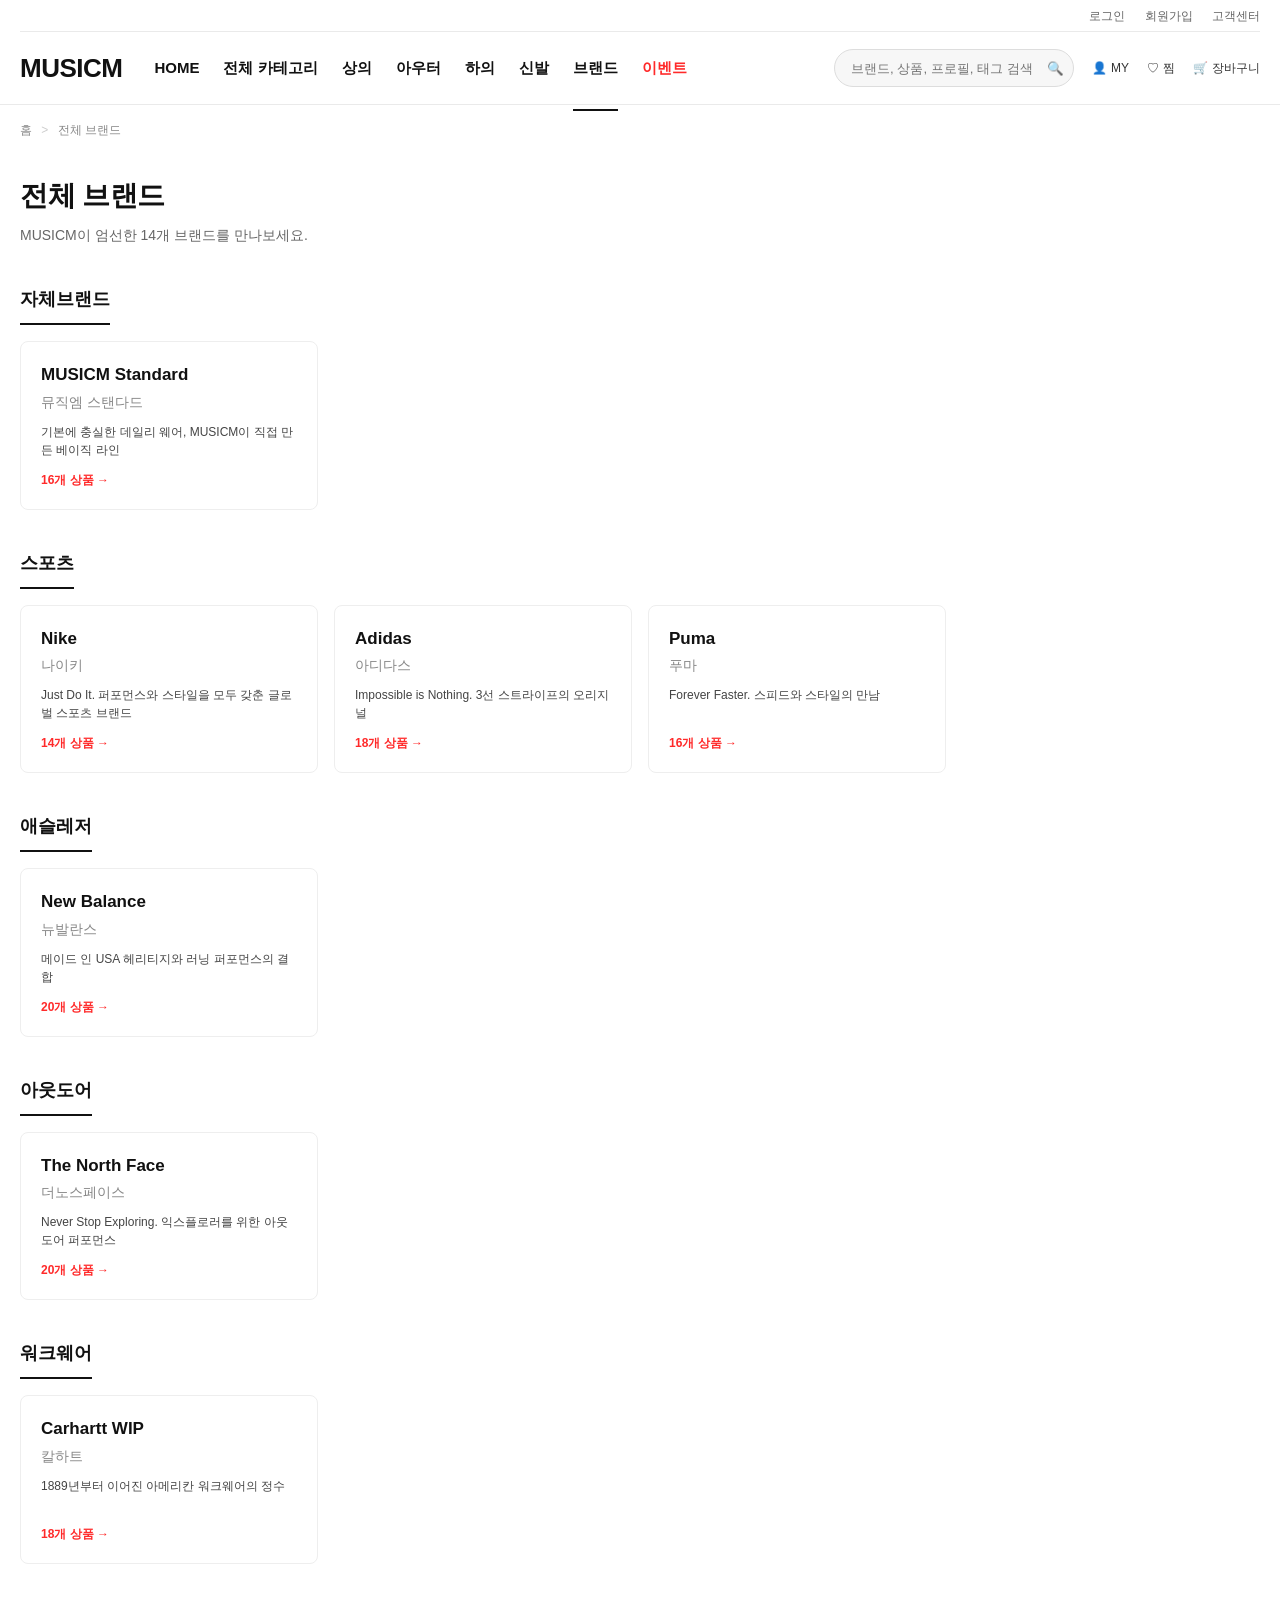
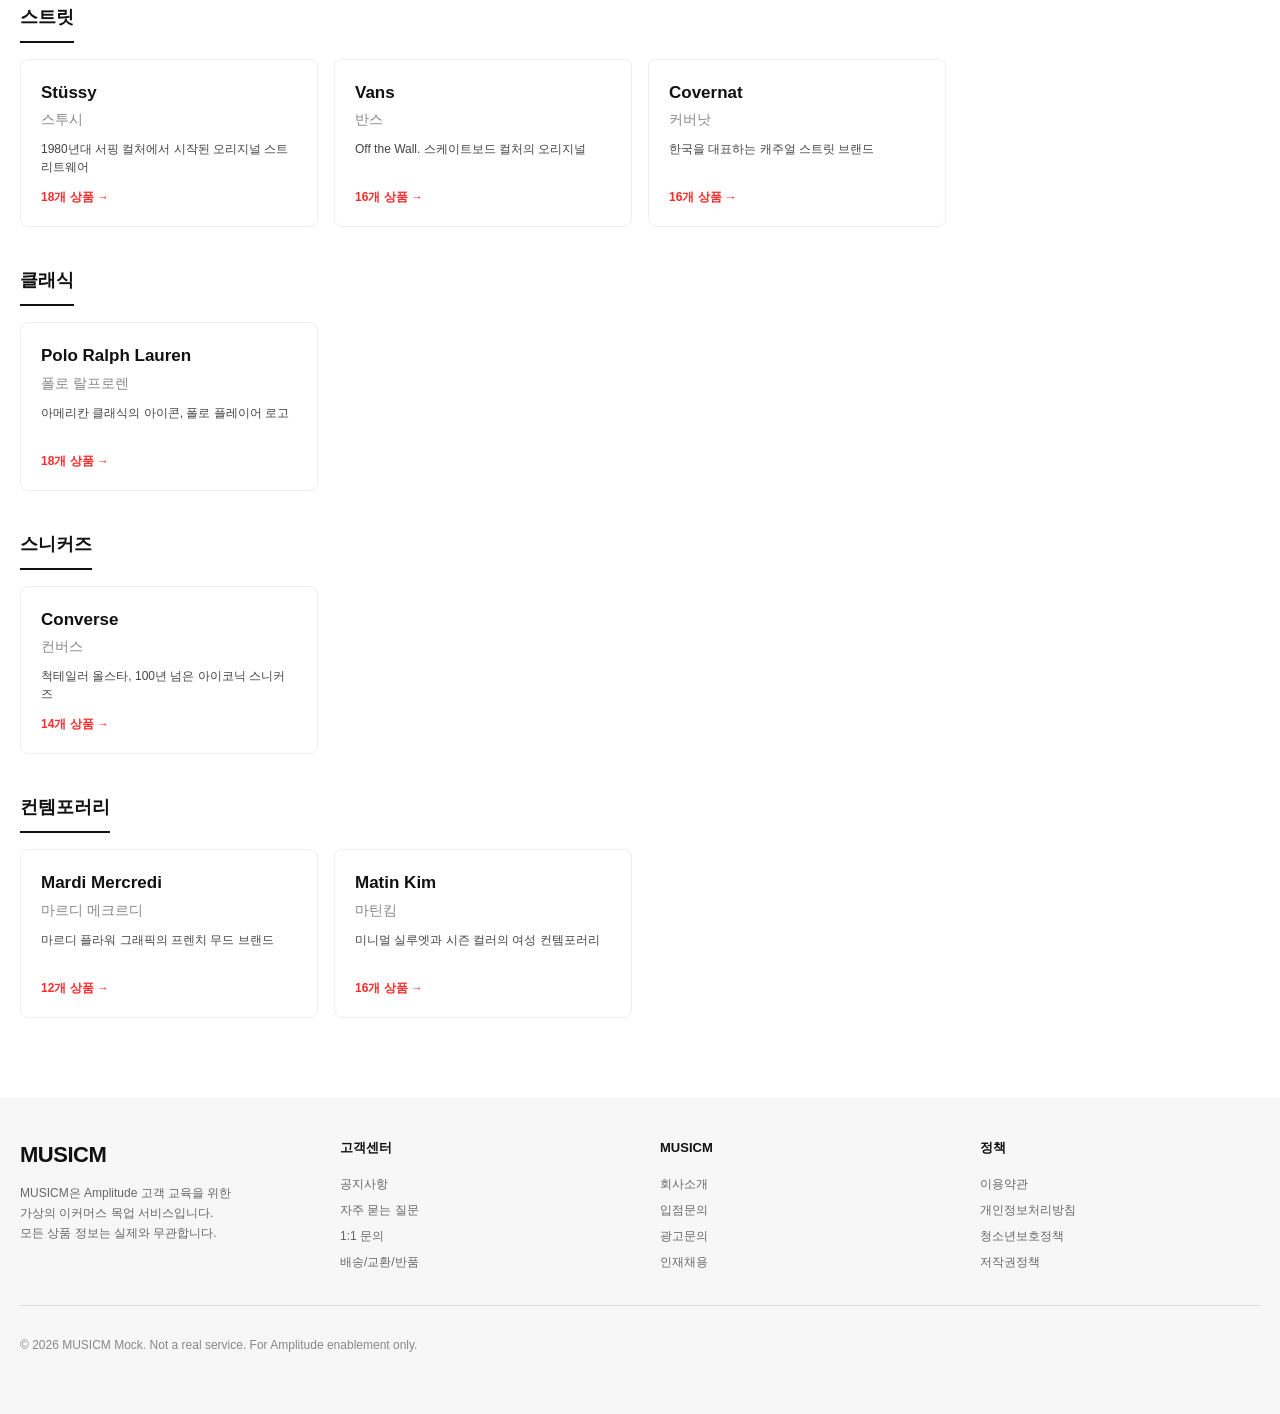
<file: brand.html>
<!doctype html>
<html lang="ko">
<head>
  <meta charset="utf-8"/>
  <meta name="viewport" content="width=device-width, initial-scale=1"/>
  <title>브랜드 · MUSICM</title>
  <link rel="stylesheet" href="css/style.css"/>
  <script src="js/purify.min.js"></script>
  <script src="js/amplitude-config.js"></script>
  <script type="module" src="js/amplitude.js"></script>
</head>
<body>
  <header class="site-header"></header>

  <main>
    <div class="container-wide">
      <div id="view"></div>
    </div>
  </main>

  <footer class="site-footer"></footer>

  <script>window.__navActive = 'brand';</script>
  <script src="js/data.js"></script>
  <script src="js/common.js"></script>
  <script>
    const brandId = getQS('id');
    const view = document.getElementById('view');

    if (brandId && BRAND_MAP[brandId]) {
      const b = BRAND_MAP[brandId];
      const products = getProductsByBrand(brandId);
      const html = `
        <nav class="breadcrumb">
          <span><a href="index.html">홈</a></span>
          <span><a href="brand.html">브랜드</a></span>
          <span>${esc(b.name)}</span>
        </nav>
        <div class="campaign-hero" style="height:280px;">
          <img src="${esc(b.hero)}" alt="${esc(b.name)}"/>
          <div class="overlay">
            <div style="font-size:12px; letter-spacing:2px; opacity:0.9;">${esc(b.tag)}</div>
            <h1>${esc(b.name)}</h1>
            <p class="tag">${esc(b.desc)}</p>
          </div>
        </div>
        <div style="display:flex; justify-content:space-between; align-items:center; margin:20px 0;">
          <div class="muted">총 ${products.length}개 상품</div>
          <a href="brand.html" style="font-size:13px;">← 전체 브랜드</a>
        </div>
        <div class="product-grid" id="brandGrid"></div>
      `;
      setSafeHTML(view, html);
      setSafeHTML(document.getElementById('brandGrid'), products.map(productCardHTML).join(''));

      AMP.track('[Brand] Brand Page Viewed', {
        brand_id: b.id, brand_name: b.name, product_count: products.length,
      });
      document.getElementById('brandGrid').addEventListener('click', (e) => {
        const card = e.target.closest('.product-card');
        if (!card) return;
        const m = (card.getAttribute('href') || '').match(/id=(\d+)/);
        if (!m) return;
        AMP.track('[Brand] Product Clicked', {
          product_id: Number(m[1]), brand_id: b.id, brand_name: b.name,
        });
      });
    } else {
      // Brand list
      const grouped = {};
      BRANDS.forEach(b => {
        if (!grouped[b.tag]) grouped[b.tag] = [];
        grouped[b.tag].push(b);
      });
      let html = `
        <nav class="breadcrumb">
          <span><a href="index.html">홈</a></span>
          <span>전체 브랜드</span>
        </nav>
        <h1 class="page-title">전체 브랜드</h1>
        <p class="page-sub">MUSICM이 엄선한 ${BRANDS.length}개 브랜드를 만나보세요.</p>
      `;
      Object.entries(grouped).forEach(([tag, brands]) => {
        html += `
          <section style="margin: 40px 0;">
            <h3 style="font-size:18px; font-weight:800; margin:0 0 16px; padding-bottom:10px; border-bottom:2px solid #111; display:inline-block;">${esc(tag)}</h3>
            <div style="display:grid; grid-template-columns:repeat(4,1fr); gap:16px;">
              ${brands.map(b => {
                const cnt = getProductsByBrand(b.id).length;
                return `
                  <a href="brand.html?id=${esc(b.id)}" style="border:1px solid #eee; border-radius:8px; padding:20px; display:block; transition:.15s;" onmouseover="this.style.borderColor='#111'" onmouseout="this.style.borderColor='#eee'">
                    <div style="font-weight:800; font-size:17px;">${esc(b.name)}</div>
                    <div class="muted" style="margin:4px 0 10px;">${esc(b.nameKr)}</div>
                    <div style="font-size:12px; color:#444; line-height:1.5; height:3em; overflow:hidden;">${esc(b.desc)}</div>
                    <div style="margin-top:12px; font-size:12px; color:#ff2a2a; font-weight:700;">${cnt}개 상품 →</div>
                  </a>
                `;
              }).join('')}
            </div>
          </section>
        `;
      });
      setSafeHTML(view, html);
      AMP.track('[Brand] Brand List Viewed', { brand_count: BRANDS.length });
    }
  </script>
</body>
</html>
</file>
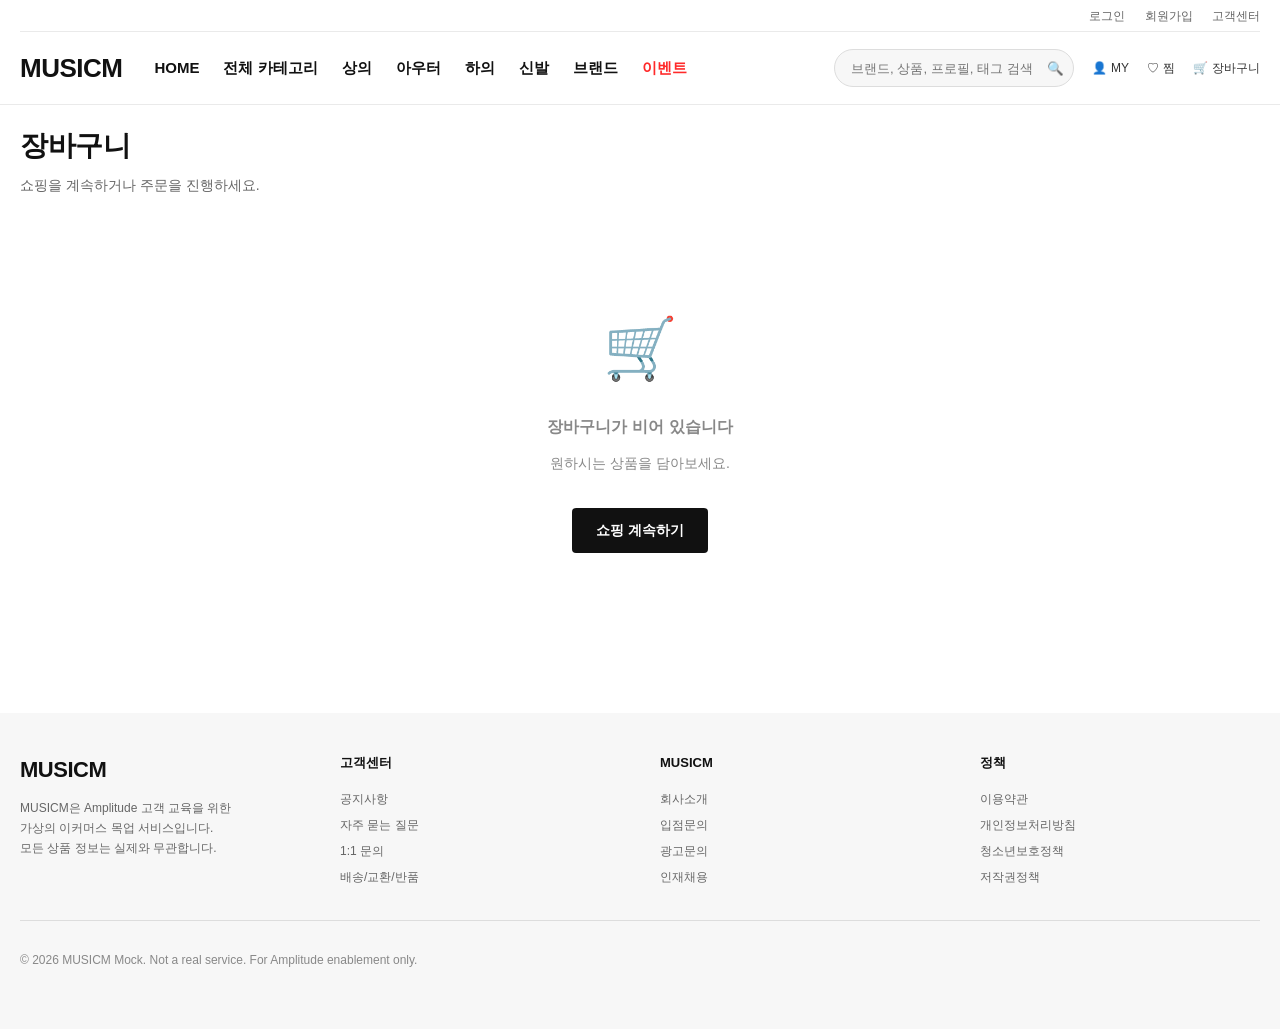
<file: cart.html>
<!doctype html>
<html lang="ko">
<head>
  <meta charset="utf-8"/>
  <meta name="viewport" content="width=device-width, initial-scale=1"/>
  <title>장바구니 · MUSICM</title>
  <link rel="stylesheet" href="css/style.css"/>
  <script src="js/purify.min.js"></script>
  <script src="js/amplitude-config.js"></script>
  <script type="module" src="js/amplitude.js"></script>
</head>
<body>
  <header class="site-header"></header>

  <main>
    <div class="container">
      <h1 class="page-title">장바구니</h1>
      <p class="page-sub" id="cartSub">쇼핑을 계속하거나 주문을 진행하세요.</p>
      <div id="cartView"></div>
    </div>
  </main>

  <footer class="site-footer"></footer>

  <script src="js/data.js"></script>
  <script src="js/common.js"></script>
  <script>
    function render() {
      const items = MUSICM.getCart();
      const view = document.getElementById('cartView');
      if (items.length === 0) {
        setSafeHTML(view, `
          <div class="empty">
            <div style="font-size:60px;">🛒</div>
            <h3 style="margin:20px 0 10px;">장바구니가 비어 있습니다</h3>
            <p class="muted">원하시는 상품을 담아보세요.</p>
            <a href="index.html" class="btn btn-primary" style="margin-top:20px;">쇼핑 계속하기</a>
          </div>
        `);
        return;
      }

      const subtotal = MUSICM.cartTotal();
      const shipping = subtotal >= 30000 ? 0 : 3000;
      const total = subtotal + shipping;

      document.getElementById('cartSub').textContent = `총 ${items.length}개 상품`;

      const itemsHTML = items.map(it => {
        const p = getProduct(it.productId);
        if (!p) return '';
        const price = (p.salePrice || p.price) * it.qty;
        return `
          <div class="cart-item">
            <a href="product.html?id=${esc(p.id)}"><img src="${esc(p.image)}" alt="${esc(p.name)}"/></a>
            <div>
              <div class="cart-brand">${esc(getBrand(p.brandId).name)}</div>
              <a href="product.html?id=${esc(p.id)}" class="cart-name">${esc(p.name)}</a>
              <div class="cart-opts">${esc(it.color || '')}${it.size ? ` / ${esc(it.size)}` : ''}</div>
              <div class="qty">
                <button data-key="${esc(it.key)}" data-act="minus">−</button>
                <input value="${it.qty}" data-key="${esc(it.key)}" type="number" min="1"/>
                <button data-key="${esc(it.key)}" data-act="plus">+</button>
              </div>
            </div>
            <div>
              <div class="cart-price">${formatPrice(price)}</div>
              <button class="remove" data-remove="${esc(it.key)}">× 삭제</button>
            </div>
          </div>
        `;
      }).join('');

      const html = `
        <div class="cart-grid">
          <div>${itemsHTML}</div>
          <aside class="cart-summary">
            <h4>주문 요약</h4>
            <div class="row"><span>상품금액</span><span>${formatPrice(subtotal)}</span></div>
            <div class="row"><span>배송비</span><span>${shipping === 0 ? '무료' : formatPrice(shipping)}</span></div>
            ${shipping === 0 ? '' : `<div class="row muted"><span>무료배송까지</span><span>${formatPrice(30000-subtotal)}</span></div>`}
            <div class="row total"><span>최종 결제금액</span><span style="color:#ff2a2a;">${formatPrice(total)}</span></div>
            <button class="btn btn-primary btn-block btn-lg" id="btnCheckout" style="margin-top:20px;">주문하기</button>
            <a href="index.html" class="btn btn-outline btn-block" style="margin-top:8px;">쇼핑 계속하기</a>
          </aside>
        </div>
      `;
      setSafeHTML(view, html);

      document.querySelectorAll('[data-remove]').forEach(b => b.onclick = () => {
        const it = MUSICM.getCart().find(i => i.key === b.dataset.remove);
        AMP.track('[Cart] Item Removed', { product_id: it?.productId, size: it?.size, color: it?.color });
        MUSICM.removeFromCart(b.dataset.remove); render();
      });
      document.querySelectorAll('.qty button').forEach(b => b.onclick = () => {
        const items = MUSICM.getCart();
        const it = items.find(i => i.key === b.dataset.key);
        if (!it) return;
        const newQty = b.dataset.act === 'minus' ? it.qty - 1 : it.qty + 1;
        MUSICM.updateQty(it.key, newQty); render();
        AMP.track('[Cart] Quantity Updated', { product_id: it.productId, qty: Math.max(1,newQty), direction: b.dataset.act });
      });
      document.querySelectorAll('.qty input').forEach(inp => inp.onchange = () => {
        MUSICM.updateQty(inp.dataset.key, Number(inp.value)); render();
      });
      document.getElementById('btnCheckout').onclick = () => {
        AMP.track('[Cart] Checkout Clicked', { item_count: MUSICM.getCart().length, total: MUSICM.cartTotal() });
        location.href = 'checkout.html';
      };
    }

    render();
    AMP.track('[Cart] Cart Viewed', { item_count: MUSICM.getCart().length, total: MUSICM.cartTotal() });
  </script>
</body>
</html>
</file>
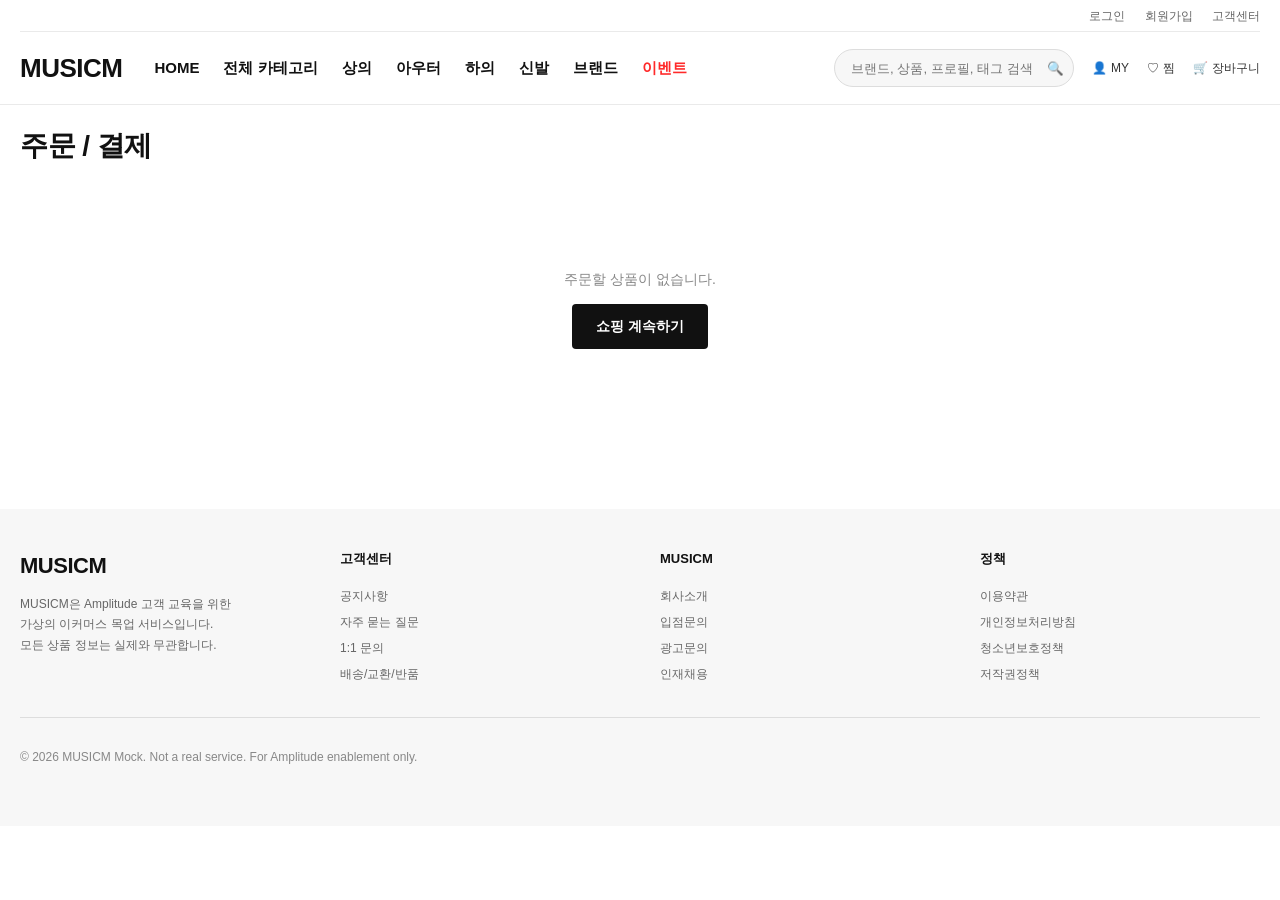
<file: checkout.html>
<!doctype html>
<html lang="ko">
<head>
  <meta charset="utf-8"/>
  <meta name="viewport" content="width=device-width, initial-scale=1"/>
  <title>주문/결제 · MUSICM</title>
  <link rel="stylesheet" href="css/style.css"/>
  <script src="js/purify.min.js"></script>
  <script src="js/amplitude-config.js"></script>
  <script type="module" src="js/amplitude.js"></script>
</head>
<body>
  <header class="site-header"></header>

  <main>
    <div class="container">
      <h1 class="page-title">주문 / 결제</h1>
      <div id="view"></div>
    </div>
  </main>

  <footer class="site-footer"></footer>

  <script src="js/data.js"></script>
  <script src="js/common.js"></script>
  <script>
    const items = MUSICM.getCart();
    const view = document.getElementById('view');
    const user = MUSICM.getUser();

    if (items.length === 0) {
      setSafeHTML(view, `
        <div class="empty">
          <p>주문할 상품이 없습니다.</p>
          <a href="index.html" class="btn btn-primary">쇼핑 계속하기</a>
        </div>
      `);
    } else {
      const subtotal = MUSICM.cartTotal();
      const shipping = subtotal >= 30000 ? 0 : 3000;
      const total = subtotal + shipping;

      const itemsHTML = items.map(it => {
        const p = getProduct(it.productId);
        if (!p) return '';
        return `
          <div style="display:flex; gap:12px; padding:10px 0; border-bottom:1px solid #f0f0f0;">
            <img src="${esc(p.image)}" style="width:60px; aspect-ratio:5/6; object-fit:cover; border-radius:4px;"/>
            <div style="flex:1; font-size:12px;">
              <div style="font-weight:700;">${esc(getBrand(p.brandId).name)}</div>
              <div>${esc(p.name)}</div>
              <div class="muted">${esc(it.color || '')}${it.size ? ` / ${esc(it.size)}` : ''} · ${it.qty}개</div>
            </div>
            <div style="font-weight:700; font-size:13px;">${formatPrice((p.salePrice || p.price) * it.qty)}</div>
          </div>
        `;
      }).join('');

      const html = `
        <div class="checkout-grid">
          <div>
            <section class="checkout-section">
              <h3>주문자 정보</h3>
              <div class="form-group"><label>이름</label><input class="form-control" id="orderName" value="${esc(user?.name || '')}"/></div>
              <div class="form-group"><label>연락처</label><input class="form-control" id="orderPhone" placeholder="010-0000-0000"/></div>
              <div class="form-group"><label>이메일</label><input class="form-control" id="orderEmail" value="${esc(user?.email || '')}"/></div>
            </section>

            <section class="checkout-section">
              <h3>배송지 정보</h3>
              <div class="form-group"><label>받는 사람</label><input class="form-control" id="shipName"/></div>
              <div class="form-group"><label>우편번호</label>
                <div style="display:flex; gap:8px;">
                  <input class="form-control" id="shipZip" style="width:160px;" placeholder="12345"/>
                  <button class="btn btn-outline" type="button" onclick="toast('주소 검색 (목업)')">주소 검색</button>
                </div>
              </div>
              <div class="form-group"><label>기본 주소</label><input class="form-control" id="shipAddr1" placeholder="기본 주소"/></div>
              <div class="form-group"><label>상세 주소</label><input class="form-control" id="shipAddr2" placeholder="상세 주소"/></div>
              <div class="form-group"><label>배송 요청사항</label>
                <select class="form-control" id="shipMemo">
                  <option>문 앞에 두고 초인종 눌러주세요</option>
                  <option>문 앞에 두고 연락 주세요</option>
                  <option>택배함에 넣어주세요</option>
                  <option>배송 전 연락 바랍니다</option>
                </select>
              </div>
            </section>

            <section class="checkout-section">
              <h3>결제 수단</h3>
              <div style="display:grid; grid-template-columns:repeat(4,1fr); gap:8px;">
                <label class="btn btn-outline" style="justify-content:center; cursor:pointer;"><input type="radio" name="pay" value="card" checked style="display:none;"/>💳 신용카드</label>
                <label class="btn btn-outline" style="justify-content:center; cursor:pointer;"><input type="radio" name="pay" value="bank" style="display:none;"/>🏦 계좌이체</label>
                <label class="btn btn-outline" style="justify-content:center; cursor:pointer;"><input type="radio" name="pay" value="vbank" style="display:none;"/>📃 가상계좌</label>
                <label class="btn btn-outline" style="justify-content:center; cursor:pointer;"><input type="radio" name="pay" value="kakao" style="display:none;"/>💬 카카오페이</label>
              </div>
              <div class="form-group" style="margin-top:16px;">
                <label>쿠폰 사용</label>
                <select class="form-control" id="couponSel">
                  <option value="0">쿠폰을 선택해주세요</option>
                  <option value="5000">[신규 가입] 5,000원 할인</option>
                  <option value="10000">[Brand Week] 10,000원 할인</option>
                  <option value="20000">[시즌오프] 20,000원 할인</option>
                </select>
              </div>
            </section>
          </div>

          <aside>
            <div class="cart-summary" style="position:sticky; top:100px;">
              <h4>주문 상품 (${items.length})</h4>
              <div style="max-height:260px; overflow:auto;">${itemsHTML}</div>
              <div class="divider"></div>
              <div class="row"><span>상품금액</span><span id="sumSubtotal">${formatPrice(subtotal)}</span></div>
              <div class="row"><span>쿠폰할인</span><span id="sumCoupon">- 0원</span></div>
              <div class="row"><span>배송비</span><span>${shipping === 0 ? '무료' : formatPrice(shipping)}</span></div>
              <div class="row total"><span>최종 결제금액</span><span id="sumTotal" style="color:#ff2a2a;">${formatPrice(total)}</span></div>
              <button class="btn btn-primary btn-block btn-lg" id="btnPay" style="margin-top:20px;">${formatPrice(total)} 결제하기</button>
              <p class="muted" style="font-size:11px; margin-top:10px; line-height:1.5;">결제 진행 시 이용약관 및 개인정보 수집·이용에 동의하는 것으로 간주됩니다.</p>
            </div>
          </aside>
        </div>
      `;
      setSafeHTML(view, html);

      AMP.track('[Checkout] Checkout Viewed', { item_count: items.length, subtotal, shipping });

      const couponSel = document.getElementById('couponSel');
      couponSel.onchange = () => {
        const disc = Number(couponSel.value);
        document.getElementById('sumCoupon').textContent = '- ' + formatPrice(disc);
        const newTotal = Math.max(0, subtotal + shipping - disc);
        document.getElementById('sumTotal').textContent = formatPrice(newTotal);
        document.getElementById('btnPay').textContent = formatPrice(newTotal) + ' 결제하기';
        AMP.track('[Checkout] Coupon Applied', { coupon_value: disc });
      };
      document.querySelectorAll('input[name="pay"]').forEach(r => r.addEventListener('change', (e) => {
        AMP.track('[Checkout] Payment Method Selected', { method: e.target.value });
      }));

      document.getElementById('btnPay').onclick = () => {
        const name = document.getElementById('orderName').value.trim();
        const phone = document.getElementById('orderPhone').value.trim();
        const shipName = document.getElementById('shipName').value.trim();
        if (!name || !phone || !shipName) { toast('필수 정보를 입력해주세요'); return; }

        const disc = Number(couponSel.value);
        const finalTotal = Math.max(0, subtotal + shipping - disc);

        const order = {
          id: 'MM' + Date.now(),
          date: new Date().toISOString(),
          items: items.map(it => {
            const p = getProduct(it.productId);
            return { ...it, name: p.name, brand: getBrand(p.brandId).name, image: p.image, unitPrice: p.salePrice || p.price };
          }),
          subtotal, shipping, coupon: disc, total: finalTotal,
          name, phone, shipName,
          status: '결제완료',
        };
        MUSICM.addOrder(order);
        MUSICM.clearCart();
        AMP.track('[Checkout] Payment Completed', {
          order_id: order.id, total: order.total, subtotal: order.subtotal, shipping: order.shipping,
          coupon: order.coupon, item_count: order.items.length,
          brands: [...new Set(order.items.map(it => it.brand))],
        });
        location.href = 'checkout.html?complete=' + order.id;
      };
    }

    // Order complete screen
    const completeId = getQS('complete');
    if (completeId) {
      const orders = MUSICM.getOrders();
      const order = orders.find(o => o.id === completeId);
      if (order) {
        const itemsHTML = order.items.map(it => `
          <div style="display:flex; gap:12px; padding:10px 0; border-bottom:1px solid #f0f0f0;">
            <img src="${esc(it.image)}" style="width:60px; aspect-ratio:5/6; object-fit:cover; border-radius:4px;"/>
            <div style="flex:1; font-size:12px;">
              <div style="font-weight:700;">${esc(it.brand)}</div>
              <div>${esc(it.name)}</div>
              <div class="muted">${esc(it.color || '')}${it.size ? ` / ${esc(it.size)}` : ''} · ${it.qty}개</div>
            </div>
            <div style="font-weight:700;">${formatPrice(it.unitPrice * it.qty)}</div>
          </div>
        `).join('');
        setSafeHTML(view, `
          <div style="text-align:center; padding:40px 0;">
            <div style="font-size:64px;">✅</div>
            <h2 style="font-size:28px; font-weight:900; margin:16px 0 8px;">주문이 완료되었습니다</h2>
            <p class="muted">주문번호: ${esc(order.id)}</p>
          </div>
          <div style="max-width:540px; margin:0 auto; background:#f7f7f7; border-radius:8px; padding:28px;">
            <h4 style="margin:0 0 16px;">주문 내역</h4>
            ${itemsHTML}
            <div class="divider"></div>
            <div class="row" style="display:flex; justify-content:space-between; padding:6px 0;"><span>상품금액</span><span>${formatPrice(order.subtotal)}</span></div>
            <div class="row" style="display:flex; justify-content:space-between; padding:6px 0;"><span>배송비</span><span>${order.shipping === 0 ? '무료' : formatPrice(order.shipping)}</span></div>
            <div class="row" style="display:flex; justify-content:space-between; padding:6px 0;"><span>쿠폰</span><span>- ${formatPrice(order.coupon)}</span></div>
            <div style="display:flex; justify-content:space-between; padding:12px 0; border-top:1px solid #ddd; margin-top:8px; font-weight:900; font-size:18px;"><span>결제 금액</span><span style="color:#ff2a2a;">${formatPrice(order.total)}</span></div>
            <div style="display:flex; gap:8px; margin-top:20px;">
              <a href="mypage.html?tab=orders" class="btn btn-primary" style="flex:1;">주문 내역 보기</a>
              <a href="index.html" class="btn btn-outline" style="flex:1;">쇼핑 계속하기</a>
            </div>
          </div>
        `);
        AMP.track('[Checkout] Order Complete Viewed', { order_id: order.id, total: order.total });
      }
    }
  </script>
</body>
</html>
</file>
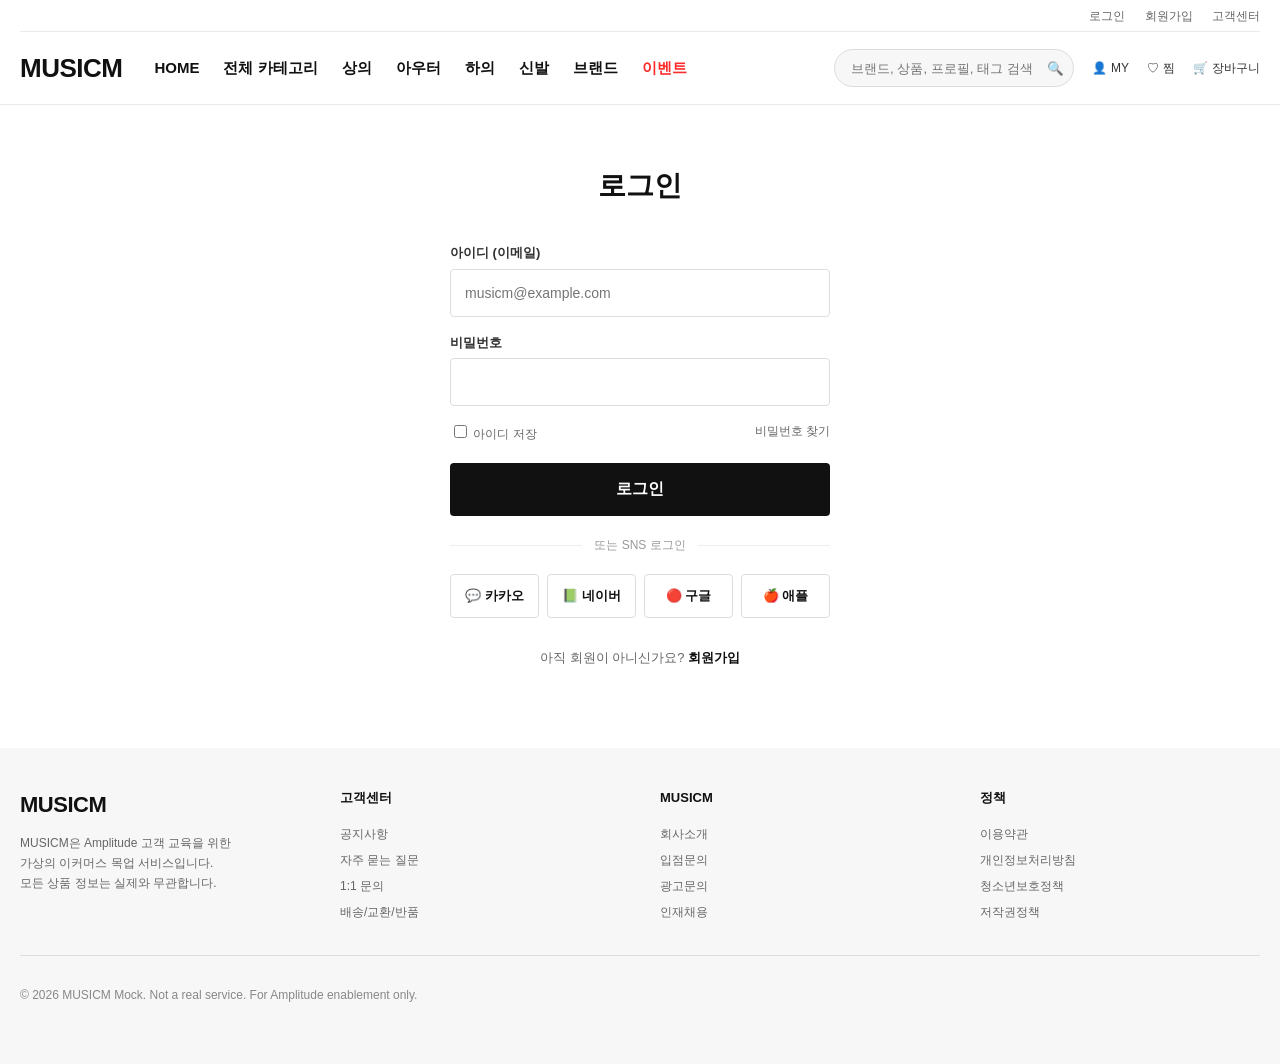
<file: login.html>
<!doctype html>
<html lang="ko">
<head>
  <meta charset="utf-8"/>
  <meta name="viewport" content="width=device-width, initial-scale=1"/>
  <title>로그인 · MUSICM</title>
  <link rel="stylesheet" href="css/style.css"/>
  <script src="js/purify.min.js"></script>
  <script src="js/amplitude-config.js"></script>
  <script type="module" src="js/amplitude.js"></script>
</head>
<body>
  <header class="site-header"></header>

  <main>
    <div class="auth-wrap">
      <h1>로그인</h1>
      <form id="loginForm">
        <div class="form-group">
          <label>아이디 (이메일)</label>
          <input type="email" class="form-control" id="email" placeholder="musicm@example.com" required/>
        </div>
        <div class="form-group">
          <label>비밀번호</label>
          <input type="password" class="form-control" id="password" required/>
        </div>
        <div style="display:flex; justify-content:space-between; font-size:12px; color:#666; margin:10px 0 20px;">
          <label><input type="checkbox" id="remember"/> 아이디 저장</label>
          <a href="#" onclick="event.preventDefault(); toast('목업 — 비밀번호 찾기');">비밀번호 찾기</a>
        </div>
        <button type="submit" class="btn btn-primary btn-block btn-lg">로그인</button>
      </form>
      <div style="text-align:center; margin:20px 0; color:#999; font-size:12px; position:relative;">
        <span style="background:#fff; padding:0 12px; position:relative; z-index:1;">또는 SNS 로그인</span>
        <div style="position:absolute; left:0; right:0; top:50%; height:1px; background:#eee;"></div>
      </div>
      <div style="display:flex; gap:8px; justify-content:center; flex-wrap:nowrap;">
        <button class="btn btn-outline" style="height:44px; flex:1; padding:0 4px; font-size:13px; min-width:0; white-space:nowrap;">💬 카카오</button>
        <button class="btn btn-outline" style="height:44px; flex:1; padding:0 4px; font-size:13px; min-width:0; white-space:nowrap;">📗 네이버</button>
        <button class="btn btn-outline" style="height:44px; flex:1; padding:0 4px; font-size:13px; min-width:0; white-space:nowrap;">🔴 구글</button>
        <button class="btn btn-outline" style="height:44px; flex:1; padding:0 4px; font-size:13px; min-width:0; white-space:nowrap;">🍎 애플</button>
      </div>
      <div style="text-align:center; margin-top:30px; font-size:13px; color:#666;">
        아직 회원이 아니신가요? <a href="signup.html" style="font-weight:700; color:#111;">회원가입</a>
      </div>
    </div>
  </main>

  <footer class="site-footer"></footer>

  <script src="js/data.js"></script>
  <script src="js/common.js"></script>
  <script>
    document.getElementById('loginForm').addEventListener('submit', (e) => {
      e.preventDefault();
      const email = document.getElementById('email').value.trim();
      const pw = document.getElementById('password').value;
      if (!email || !pw) return;
      // Mock login - no actual auth
      const name = email.split('@')[0];
      MUSICM.setUser({ email, name, joinedAt: new Date().toISOString() });
      AMP.track('[Login] Login Submitted', { method: 'email', email });
      toast('로그인되었습니다');
      setTimeout(() => location.href = 'index.html', 600);
    });
  </script>
</body>
</html>
</file>
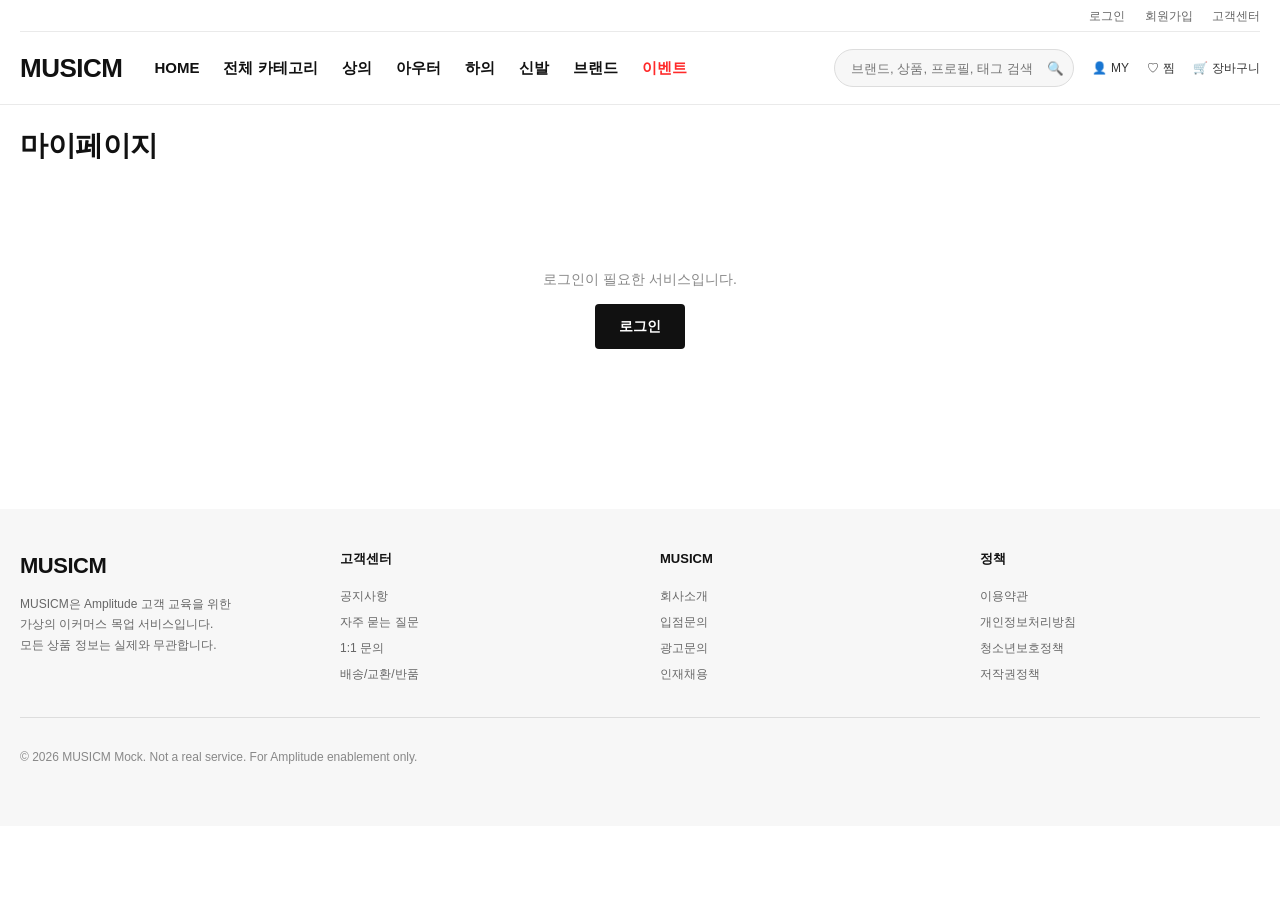
<file: mypage.html>
<!doctype html>
<html lang="ko">
<head>
  <meta charset="utf-8"/>
  <meta name="viewport" content="width=device-width, initial-scale=1"/>
  <title>마이페이지 · MUSICM</title>
  <link rel="stylesheet" href="css/style.css"/>
  <script src="js/purify.min.js"></script>
  <script src="js/amplitude-config.js"></script>
  <script type="module" src="js/amplitude.js"></script>
</head>
<body>
  <header class="site-header"></header>

  <main>
    <div class="container">
      <h1 class="page-title">마이페이지</h1>
      <div id="view"></div>
    </div>
  </main>

  <footer class="site-footer"></footer>

  <script src="js/data.js"></script>
  <script src="js/common.js"></script>
  <script>
    const user = MUSICM.getUser();
    const tab = getQS('tab') || 'home';
    const view = document.getElementById('view');

    if (!user) {
      setSafeHTML(view, `
        <div class="empty">
          <p>로그인이 필요한 서비스입니다.</p>
          <a href="login.html" class="btn btn-primary">로그인</a>
        </div>
      `);
    } else {
      const orders = MUSICM.getOrders();
      const wishlist = MUSICM.getWishlist();
      const cart = MUSICM.getCart();

      const sideNav = `
        <nav class="mp-side">
          <h4>쇼핑 정보</h4>
          <a href="mypage.html" class="${tab==='home'?'active':''}">홈</a>
          <a href="mypage.html?tab=orders" class="${tab==='orders'?'active':''}">주문/배송</a>
          <a href="mypage.html?tab=wish" class="${tab==='wish'?'active':''}">찜한 상품 (${wishlist.length})</a>
          <a href="cart.html">장바구니 (${cart.length})</a>
          <a href="mypage.html?tab=review" class="${tab==='review'?'active':''}">리뷰 관리</a>
          <h4>활동 정보</h4>
          <a href="mypage.html?tab=coupon" class="${tab==='coupon'?'active':''}">쿠폰함</a>
          <a href="mypage.html?tab=point" class="${tab==='point'?'active':''}">적립금</a>
          <h4>내 정보</h4>
          <a href="mypage.html?tab=profile" class="${tab==='profile'?'active':''}">프로필 관리</a>
          <a href="mypage.html?tab=addr" class="${tab==='addr'?'active':''}">배송지 관리</a>
          <a href="#" onclick="event.preventDefault(); if(confirm('로그아웃 하시겠습니까?')){ MUSICM.logout(); location.href='index.html'; }">로그아웃</a>
        </nav>
      `;

      let content = '';
      if (tab === 'home') {
        content = `
          <div class="mp-profile">
            <div class="avatar">${esc((user.name || 'U')[0].toUpperCase())}</div>
            <div>
              <div style="font-size:18px; font-weight:800;">${esc(user.name)} 님</div>
              <div class="muted" style="font-size:13px;">${esc(user.email)} · MUSICM VIP</div>
              <div style="margin-top:6px; font-size:12px; color:#ff2a2a; font-weight:700;">다음 등급까지 ${(100000).toLocaleString()}원</div>
            </div>
          </div>
          <div class="mp-cards">
            <div class="card"><div class="num">${orders.length}</div><div class="label">주문</div></div>
            <div class="card"><div class="num">${cart.length}</div><div class="label">장바구니</div></div>
            <div class="card"><div class="num">${wishlist.length}</div><div class="label">찜</div></div>
            <div class="card"><div class="num">5</div><div class="label">쿠폰</div></div>
          </div>
          <h3 style="font-size:16px; font-weight:800; margin-bottom:12px;">최근 주문</h3>
          ${orders.length ? `
            <table>
              <thead><tr><th>주문번호</th><th>주문일</th><th>상품</th><th>결제금액</th><th>상태</th></tr></thead>
              <tbody>
                ${orders.slice(0, 5).map(o => `
                  <tr>
                    <td>${esc(o.id)}</td>
                    <td>${esc(o.date.slice(0,10))}</td>
                    <td>${esc(o.items[0].name)}${o.items.length > 1 ? ` 외 ${o.items.length-1}건` : ''}</td>
                    <td>${formatPrice(o.total)}</td>
                    <td><span style="color:#1f8f44; font-weight:700;">${esc(o.status)}</span></td>
                  </tr>
                `).join('')}
              </tbody>
            </table>
          ` : '<p class="muted">아직 주문 내역이 없습니다.</p>'}
        `;
      } else if (tab === 'orders') {
        content = `
          <h3 style="font-size:18px; margin-bottom:20px;">주문 / 배송 조회</h3>
          ${orders.length === 0 ? '<p class="muted">주문 내역이 없습니다.</p>' : orders.map(o => `
            <div style="border:1px solid #eee; border-radius:8px; padding:20px; margin-bottom:16px;">
              <div style="display:flex; justify-content:space-between; margin-bottom:12px;">
                <div><strong>${esc(o.id)}</strong> <span class="muted" style="font-size:12px;">· ${esc(o.date.slice(0,10))}</span></div>
                <div style="color:#1f8f44; font-weight:700;">${esc(o.status)}</div>
              </div>
              ${o.items.map(it => `
                <div style="display:flex; gap:12px; padding:8px 0;">
                  <img src="${esc(it.image)}" style="width:60px; aspect-ratio:5/6; object-fit:cover; border-radius:4px;"/>
                  <div style="flex:1;">
                    <div style="font-size:12px; color:#666; font-weight:700;">${esc(it.brand)}</div>
                    <div>${esc(it.name)}</div>
                    <div class="muted" style="font-size:12px;">${esc(it.color || '')}${it.size ? ` / ${esc(it.size)}` : ''} · ${it.qty}개</div>
                  </div>
                  <div style="font-weight:700;">${formatPrice(it.unitPrice * it.qty)}</div>
                </div>
              `).join('')}
              <div style="padding-top:12px; margin-top:12px; border-top:1px solid #f0f0f0; display:flex; justify-content:space-between;">
                <span>결제 금액</span><strong style="color:#ff2a2a;">${formatPrice(o.total)}</strong>
              </div>
              <div style="display:flex; gap:8px; margin-top:12px;">
                <button class="btn btn-outline" style="flex:1;" onclick="toast('배송 조회 (목업)')">배송 조회</button>
                <button class="btn btn-outline" style="flex:1;" onclick="toast('교환/반품 신청 (목업)')">교환/반품</button>
                <button class="btn btn-outline" style="flex:1;" onclick="toast('리뷰 작성 (목업)')">리뷰 쓰기</button>
              </div>
            </div>
          `).join('')}
        `;
      } else if (tab === 'wish') {
        const wishProducts = wishlist.map(id => getProduct(id)).filter(Boolean);
        content = `
          <h3 style="font-size:18px; margin-bottom:20px;">찜한 상품 ${wishlist.length}개</h3>
          ${wishProducts.length === 0 ? '<p class="muted">아직 찜한 상품이 없습니다.</p>' : `<div class="product-grid-4" id="wishGrid">${wishProducts.map(productCardHTML).join('')}</div>`}
        `;
      } else if (tab === 'coupon') {
        content = `
          <h3 style="font-size:18px; margin-bottom:20px;">쿠폰함</h3>
          <div style="display:grid; grid-template-columns:repeat(2,1fr); gap:16px;">
            ${[
              ['25%','신규 가입 환영 쿠폰','전체 상품 / 최대 15,000원','2026-05-22까지'],
              ['15%','첫 구매 할인 쿠폰','전체 상품 / 최대 20,000원','2026-05-22까지'],
              ['10%','Nike Week 쿠폰','나이키 브랜드 전용','2026-04-28까지'],
              ['5,000원','MUSICM Standard 웰컴','자체브랜드 / 3만원 이상','2026-06-30까지'],
              ['무료배송','무료배송 쿠폰','전체 상품','2026-05-22까지'],
            ].map(([d,t,cond,exp]) => `
              <div style="border:1px dashed #ff2a2a; border-radius:8px; padding:20px; display:flex; gap:16px; align-items:center;">
                <div style="font-size:22px; font-weight:900; color:#ff2a2a; min-width:80px;">${esc(d)}</div>
                <div style="flex:1;">
                  <div style="font-weight:700;">${esc(t)}</div>
                  <div class="muted" style="font-size:12px;">${esc(cond)}</div>
                  <div class="muted" style="font-size:11px;">${esc(exp)}</div>
                </div>
              </div>
            `).join('')}
          </div>
        `;
      } else if (tab === 'point') {
        content = `
          <h3 style="font-size:18px; margin-bottom:20px;">적립금</h3>
          <div style="background:#111; color:#fff; padding:32px; border-radius:8px; text-align:center;">
            <div style="opacity:0.8; font-size:13px;">사용 가능 적립금</div>
            <div style="font-size:36px; font-weight:900; margin-top:8px;">${(3500).toLocaleString()}P</div>
          </div>
          <h4 style="margin:30px 0 12px;">적립 내역</h4>
          <table>
            <thead><tr><th>일자</th><th>내용</th><th>적립/사용</th><th>잔액</th></tr></thead>
            <tbody>
              <tr><td>2026-04-20</td><td>회원가입 축하 적립금</td><td style="color:#1f8f44;">+ 3,000P</td><td>3,500P</td></tr>
              <tr><td>2026-04-18</td><td>리뷰 작성 적립</td><td style="color:#1f8f44;">+ 500P</td><td>500P</td></tr>
            </tbody>
          </table>
        `;
      } else if (tab === 'profile') {
        content = `
          <h3 style="font-size:18px; margin-bottom:20px;">프로필 관리</h3>
          <div class="form-group"><label>이메일</label><input class="form-control" value="${esc(user.email)}" disabled/></div>
          <div class="form-group"><label>이름</label><input class="form-control" id="pName" value="${esc(user.name)}"/></div>
          <div class="form-group"><label>닉네임</label><input class="form-control" placeholder="표시할 닉네임"/></div>
          <div class="form-group"><label>휴대폰</label><input class="form-control" placeholder="010-0000-0000"/></div>
          <div class="form-group"><label>생년월일</label><input type="date" class="form-control"/></div>
          <button class="btn btn-primary" id="btnSave">저장</button>
        `;
      } else if (tab === 'addr') {
        content = `
          <h3 style="font-size:18px; margin-bottom:20px;">배송지 관리</h3>
          <div style="border:1px solid #eee; border-radius:8px; padding:20px;">
            <div style="display:flex; justify-content:space-between; margin-bottom:8px;"><strong>${esc(user.name)}</strong><span class="chip active" style="padding:2px 10px; font-size:11px;">기본</span></div>
            <div>010-0000-0000</div>
            <div class="muted">서울시 강남구 테헤란로 152 강남파이낸스센터</div>
          </div>
          <button class="btn btn-outline" style="margin-top:12px;" onclick="toast('배송지 추가 (목업)')">+ 새 배송지 추가</button>
        `;
      } else if (tab === 'review') {
        content = `
          <h3 style="font-size:18px; margin-bottom:20px;">리뷰 관리</h3>
          <div style="display:flex; gap:12px; margin-bottom:20px;">
            <button class="chip active">작성 가능한 리뷰</button>
            <button class="chip">내가 쓴 리뷰</button>
          </div>
          <p class="muted">주문한 상품에 대한 리뷰를 작성하고 최대 1,000P 적립금을 받아보세요.</p>
        `;
      }

      setSafeHTML(view, `<div class="mp-layout">${sideNav}<div>${content}</div></div>`);
      AMP.track('[MyPage] Tab Viewed', { tab });

      const btnSave = document.getElementById('btnSave');
      if (btnSave) btnSave.onclick = () => {
        const updated = { ...user, name: document.getElementById('pName').value.trim() };
        MUSICM.setUser(updated);
        AMP.track('[MyPage] Profile Saved');
        toast('프로필이 저장되었습니다');
      };
    }
  </script>
</body>
</html>
</file>
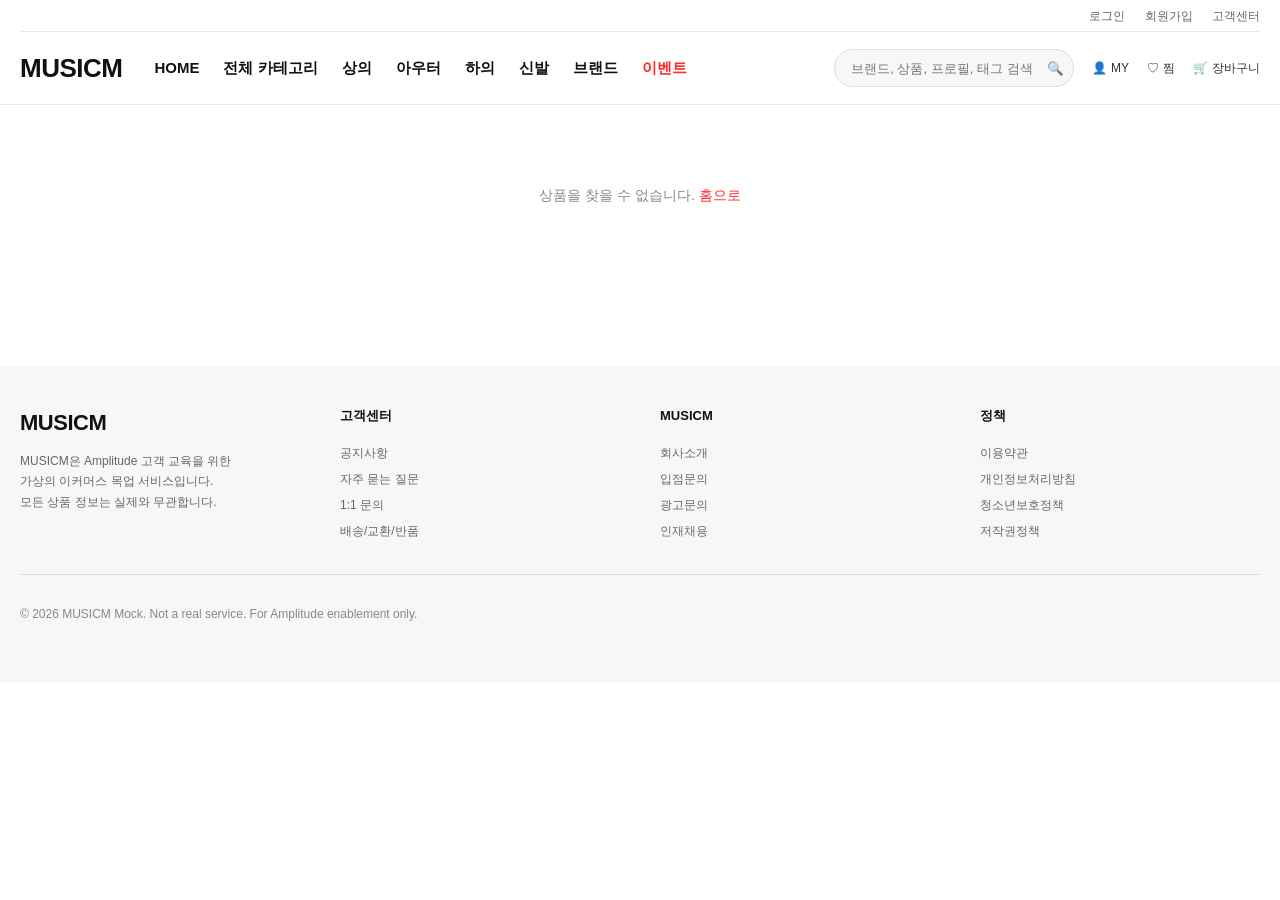
<file: product.html>
<!doctype html>
<html lang="ko">
<head>
  <meta charset="utf-8"/>
  <meta name="viewport" content="width=device-width, initial-scale=1"/>
  <title>상품 상세 · MUSICM</title>
  <link rel="stylesheet" href="css/style.css"/>
  <script src="js/purify.min.js"></script>
  <script src="js/amplitude-config.js"></script>
  <script type="module" src="js/amplitude.js"></script>
</head>
<body>
  <header class="site-header"></header>

  <main>
    <div class="container">
      <div id="view"></div>
    </div>
  </main>

  <footer class="site-footer"></footer>

  <script src="js/data.js"></script>
  <script src="js/common.js"></script>
  <script>
    const id = Number(getQS('id'));
    const p = getProduct(id);
    const view = document.getElementById('view');

    if (!p) {
      setSafeHTML(view, '<div class="empty">상품을 찾을 수 없습니다. <a href="index.html" style="color:#ff2a2a;">홈으로</a></div>');
    } else {
      const b = getBrand(p.brandId);
      const cat = CATEGORY_MAP[p.category];
      const finalPrice = p.salePrice || p.price;
      const disc = discountPercent(p);
      const related = getProductsByBrand(p.brandId).filter(x => x.id !== p.id).slice(0, 5);

      const html = `
        <nav class="breadcrumb">
          <span><a href="index.html">홈</a></span>
          <span><a href="category.html?cat=${esc(p.category)}">${esc(cat.name)}</a></span>
          <span><a href="brand.html?id=${esc(b.id)}">${esc(b.name)}</a></span>
          <span>${esc(p.name)}</span>
        </nav>

        <div class="pd-layout">
          <div class="pd-gallery">
            <div class="main"><img id="mainImg" src="${esc(p.images[0])}" alt="${esc(p.name)}" style="width:100%; height:100%; object-fit:cover;"/></div>
            <div class="thumbs">
              ${p.images.map((src, i) => `<img src="${esc(src)}" data-idx="${i}" class="${i===0?'active':''}" alt=""/>`).join('')}
            </div>
          </div>

          <div class="pd-info">
            <a href="brand.html?id=${esc(b.id)}" class="brand-link">${esc(b.name)} ></a>
            <h1>${esc(p.name)}</h1>
            <div class="rating">★ ${esc(p.rating)} · 리뷰 ${p.reviews.toLocaleString()}개 · 찜 ${Math.floor(p.reviews * 0.3).toLocaleString()}</div>

            <div class="price-block">
              <div class="price-main">
                ${p.salePrice ? `<span class="discount">${disc}%</span><span class="price-final">${formatPrice(p.salePrice)}</span><span class="price-orig">${formatPrice(p.price)}</span>` : `<span class="price-final">${formatPrice(p.price)}</span>`}
              </div>
              <div style="margin-top:10px; font-size:12px; color:#666;">카드 무이자 할부 가능 · 3만원 이상 무료배송</div>
            </div>

            <div class="pd-options">
              <label>색상</label>
              <select id="colorSel">
                ${p.colors.map(c => `<option value="${esc(c)}">${esc(c)}</option>`).join('')}
              </select>
            </div>
            <div class="pd-options">
              <label>사이즈</label>
              <select id="sizeSel">
                <option value="">사이즈를 선택해주세요</option>
                ${p.sizes.map(s => `<option value="${esc(s)}">${esc(s)}</option>`).join('')}
              </select>
            </div>
            <div class="pd-options">
              <label>수량</label>
              <div style="display:inline-flex; border:1px solid #ddd; border-radius:4px; overflow:hidden;">
                <button type="button" id="qtyMinus" style="width:40px; height:40px; background:#fff;">−</button>
                <input id="qtyInp" value="1" type="number" min="1" style="width:60px; height:40px; border:0; text-align:center; border-left:1px solid #ddd; border-right:1px solid #ddd;"/>
                <button type="button" id="qtyPlus" style="width:40px; height:40px; background:#fff;">+</button>
              </div>
            </div>

            <div class="pd-actions">
              <button class="btn btn-outline btn-cart" id="btnCart">장바구니</button>
              <button class="btn btn-primary" id="btnBuy">바로 구매</button>
              <button class="btn btn-outline" id="btnWish" style="grid-column: span 3;">♡ 찜하기</button>
            </div>

            <div style="margin-top:30px; padding:20px; background:#f7f7f7; border-radius:6px; font-size:13px; line-height:1.7;">
              <strong>상품 설명</strong><br/>
              ${esc(p.desc)}
            </div>
          </div>
        </div>

        <section class="section" style="padding:20px 0 60px; border-top:1px solid #eee; margin-top:40px;">
          <h3>${esc(b.name)}의 다른 상품</h3>
          <p class="section-sub">같은 브랜드 추천</p>
          <div class="product-grid" id="relatedGrid"></div>
        </section>
      `;
      setSafeHTML(view, html);
      setSafeHTML(document.getElementById('relatedGrid'), related.map(productCardHTML).join(''));

      // Product Viewed
      AMP.track('[Product] Product Viewed', {
        product_id: p.id,
        product_name: p.name,
        brand: b.name,
        category: cat.name,
        price: p.price,
        sale_price: p.salePrice,
        has_sale: !!p.salePrice,
        discount_percent: disc,
      });

      // Related
      document.getElementById('relatedGrid').addEventListener('click', (e) => {
        const card = e.target.closest('.product-card');
        if (!card) return;
        const m = (card.getAttribute('href') || '').match(/id=(\d+)/);
        if (!m) return;
        AMP.track('[Product] Related Product Clicked', {
          product_id: Number(m[1]), from_product_id: p.id, from_brand: b.name,
        });
      });

      // Gallery
      const mainImg = document.getElementById('mainImg');
      document.querySelectorAll('.pd-gallery .thumbs img').forEach(t => {
        t.addEventListener('click', () => {
          document.querySelectorAll('.pd-gallery .thumbs img').forEach(i => i.classList.remove('active'));
          t.classList.add('active');
          mainImg.src = t.src;
          AMP.track('[Product] Gallery Thumb Clicked', { product_id: p.id, index: Number(t.dataset.idx) });
        });
      });

      // Size / Color
      document.getElementById('sizeSel').addEventListener('change', (e) => {
        if (e.target.value) AMP.track('[Product] Size Selected', { product_id: p.id, size: e.target.value });
      });
      document.getElementById('colorSel').addEventListener('change', (e) => {
        AMP.track('[Product] Color Selected', { product_id: p.id, color: e.target.value });
      });

      // Qty
      const qty = document.getElementById('qtyInp');
      function trackQty(direction) { AMP.track('[Product] Quantity Changed', { product_id: p.id, qty: Number(qty.value), direction }); }
      document.getElementById('qtyMinus').onclick = () => { qty.value = Math.max(1, Number(qty.value) - 1); trackQty('decrement'); };
      document.getElementById('qtyPlus').onclick = () => { qty.value = Number(qty.value) + 1; trackQty('increment'); };

      // Actions
      function currentOpts() {
        const size = document.getElementById('sizeSel').value;
        const color = document.getElementById('colorSel').value;
        const q = Math.max(1, Number(qty.value) || 1);
        if (p.sizes.length && !size) { toast('사이즈를 선택해주세요'); return null; }
        return { size, color, qty: q };
      }
      document.getElementById('btnCart').onclick = () => {
        const o = currentOpts(); if (!o) return;
        MUSICM.addToCart(p.id, o);
        AMP.track('[Product] Added To Cart', {
          product_id: p.id, product_name: p.name, brand: b.name,
          size: o.size, color: o.color, qty: o.qty,
          price: p.salePrice || p.price,
        });
        toast('장바구니에 담았습니다');
      };
      document.getElementById('btnBuy').onclick = () => {
        const o = currentOpts(); if (!o) return;
        MUSICM.addToCart(p.id, o);
        AMP.track('[Product] Buy Now Clicked', {
          product_id: p.id, product_name: p.name, brand: b.name,
          size: o.size, color: o.color, qty: o.qty,
          price: p.salePrice || p.price,
        });
        location.href = 'checkout.html?buy=' + p.id;
      };
      document.getElementById('btnWish').onclick = () => {
        const isWish = MUSICM.toggleWishlist(p.id);
        AMP.track('[Product] Wishlist Toggled', { product_id: p.id, brand: b.name, added: isWish });
        toast(isWish ? '찜 목록에 추가했습니다' : '찜 목록에서 제거했습니다');
      };
    }
  </script>
</body>
</html>
</file>
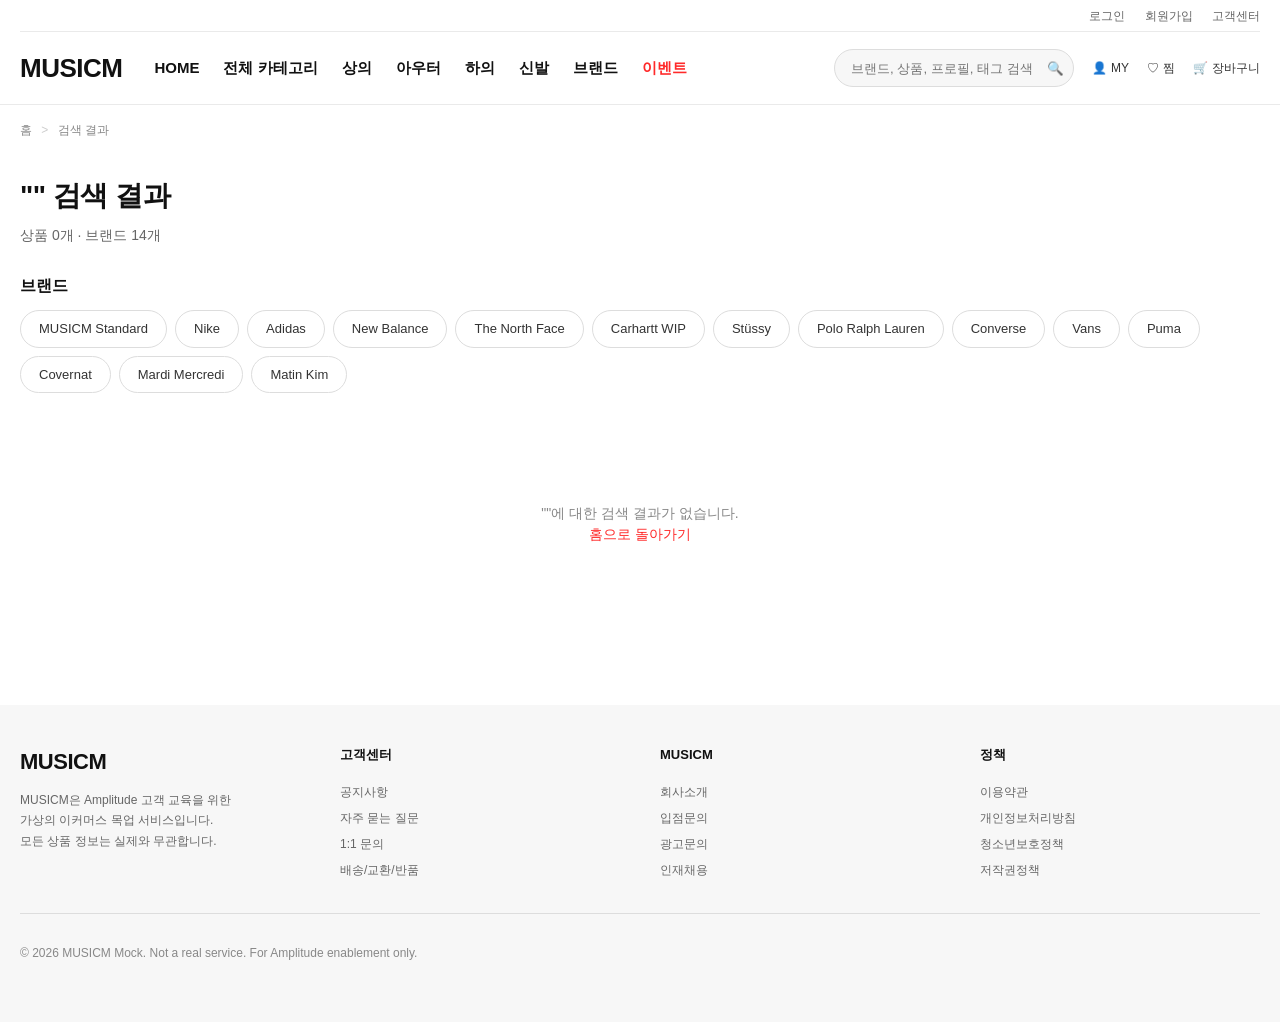
<file: search.html>
<!doctype html>
<html lang="ko">
<head>
  <meta charset="utf-8"/>
  <meta name="viewport" content="width=device-width, initial-scale=1"/>
  <title>검색 · MUSICM</title>
  <link rel="stylesheet" href="css/style.css"/>
  <script src="js/purify.min.js"></script>
  <script src="js/amplitude-config.js"></script>
  <script type="module" src="js/amplitude.js"></script>
</head>
<body>
  <header class="site-header"></header>

  <main>
    <div class="container-wide">
      <nav class="breadcrumb">
        <span><a href="index.html">홈</a></span>
        <span>검색 결과</span>
      </nav>
      <h1 class="page-title" id="pageTitle">검색 결과</h1>
      <p class="page-sub" id="pageSub"></p>

      <div id="brandMatches" style="margin-bottom:30px;"></div>

      <div class="product-grid" id="grid"></div>
    </div>
  </main>

  <footer class="site-footer"></footer>

  <script src="js/data.js"></script>
  <script src="js/common.js"></script>
  <script>
    const q = getQS('q') || '';
    document.getElementById('pageTitle').textContent = `"${q}" 검색 결과`;

    const matches = searchProducts(q);
    const brandMatches = BRANDS.filter(b =>
      b.name.toLowerCase().includes(q.toLowerCase()) || b.nameKr.includes(q)
    );

    document.getElementById('pageSub').textContent = `상품 ${matches.length}개 · 브랜드 ${brandMatches.length}개`;

    if (brandMatches.length) {
      const bhtml = `
        <h3 style="font-size:16px; font-weight:800; margin:0 0 12px;">브랜드</h3>
        <div style="display:flex; gap:8px; flex-wrap:wrap;">
          ${brandMatches.map(b => `<a href="brand.html?id=${esc(b.id)}" class="chip">${esc(b.name)}</a>`).join('')}
        </div>
      `;
      setSafeHTML(document.getElementById('brandMatches'), bhtml);
    }

    if (matches.length === 0) {
      setSafeHTML(document.getElementById('grid'), `
        <div class="empty" style="grid-column: 1/-1;">
          "${esc(q)}"에 대한 검색 결과가 없습니다.<br/>
          <a href="index.html" style="color:#ff2a2a;">홈으로 돌아가기</a>
        </div>
      `);
    } else {
      setSafeHTML(document.getElementById('grid'), matches.map(productCardHTML).join(''));
    }

    AMP.track('[Search] Search Results Viewed', {
      keyword: q, product_count: matches.length, brand_count: brandMatches.length,
    });
    document.getElementById('grid').addEventListener('click', (e) => {
      const card = e.target.closest('.product-card');
      if (!card) return;
      const m = (card.getAttribute('href') || '').match(/id=(\d+)/);
      if (!m) return;
      AMP.track('[Search] Search Result Clicked', { keyword: q, product_id: Number(m[1]) });
    });
  </script>
</body>
</html>
</file>
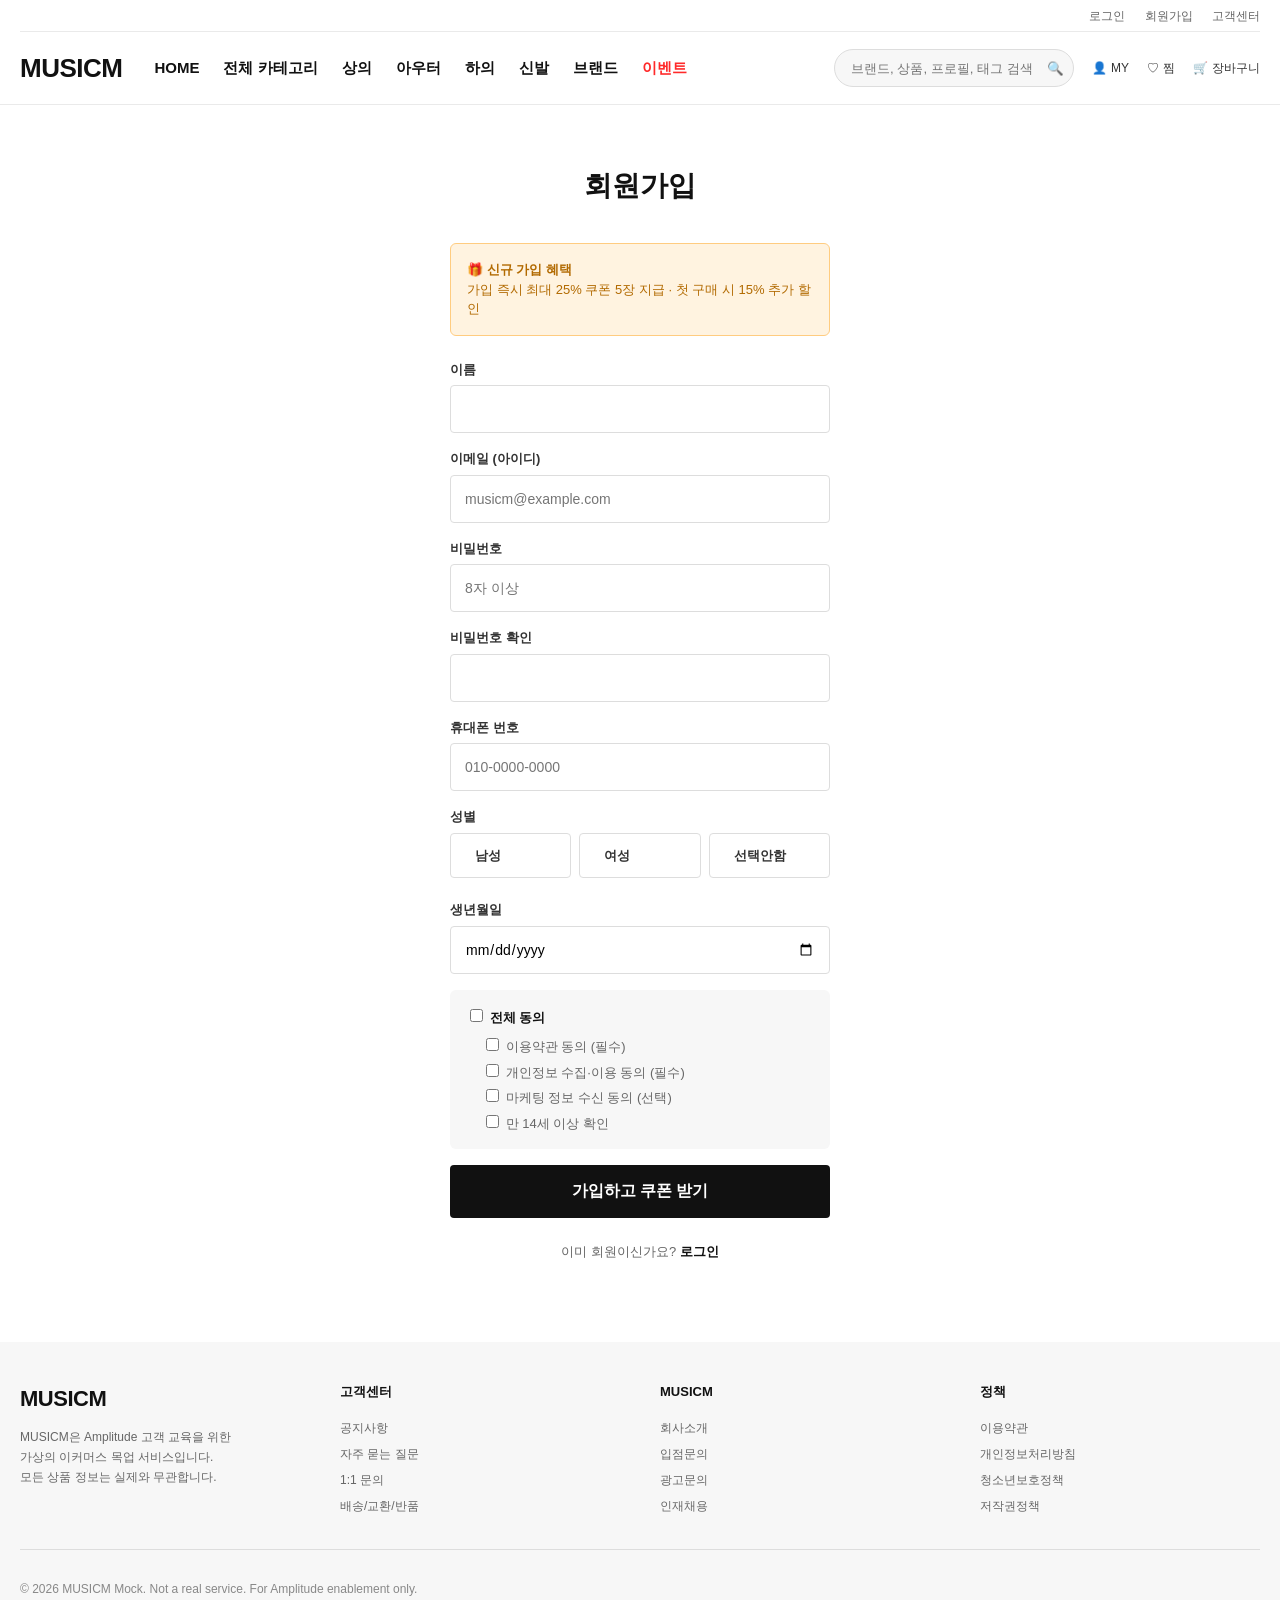
<file: signup.html>
<!doctype html>
<html lang="ko">
<head>
  <meta charset="utf-8"/>
  <meta name="viewport" content="width=device-width, initial-scale=1"/>
  <title>회원가입 · MUSICM</title>
  <link rel="stylesheet" href="css/style.css"/>
  <script src="js/purify.min.js"></script>
  <script src="js/amplitude-config.js"></script>
  <script type="module" src="js/amplitude.js"></script>
</head>
<body>
  <header class="site-header"></header>

  <main>
    <div class="auth-wrap">
      <h1>회원가입</h1>

      <div style="background:#fff3e0; border:1px solid #ffcc80; border-radius:6px; padding:16px; margin-bottom:24px; font-size:13px; color:#b26a00;">
        🎁 <strong>신규 가입 혜택</strong><br/>
        가입 즉시 최대 25% 쿠폰 5장 지급 · 첫 구매 시 15% 추가 할인
      </div>

      <form id="signupForm">
        <div class="form-group"><label>이름</label><input class="form-control" id="name" required/></div>
        <div class="form-group"><label>이메일 (아이디)</label><input type="email" class="form-control" id="email" placeholder="musicm@example.com" required/></div>
        <div class="form-group"><label>비밀번호</label><input type="password" class="form-control" id="password" placeholder="8자 이상" minlength="8" required/></div>
        <div class="form-group"><label>비밀번호 확인</label><input type="password" class="form-control" id="password2" required/></div>
        <div class="form-group"><label>휴대폰 번호</label><input class="form-control" id="phone" placeholder="010-0000-0000"/></div>
        <div class="form-group">
          <label>성별</label>
          <div style="display:flex; gap:8px;">
            <label class="btn btn-outline" style="flex:1; cursor:pointer;"><input type="radio" name="gender" value="남" style="display:none;"/>남성</label>
            <label class="btn btn-outline" style="flex:1; cursor:pointer;"><input type="radio" name="gender" value="여" style="display:none;"/>여성</label>
            <label class="btn btn-outline" style="flex:1; cursor:pointer;"><input type="radio" name="gender" value="-" style="display:none;"/>선택안함</label>
          </div>
        </div>
        <div class="form-group"><label>생년월일</label><input type="date" class="form-control" id="birth"/></div>

        <div style="padding:16px; background:#f7f7f7; border-radius:6px; margin:16px 0; font-size:13px;">
          <label style="display:block; margin-bottom:8px;"><input type="checkbox" id="agreeAll"/> <strong>전체 동의</strong></label>
          <label style="display:block; padding-left:16px; color:#666; margin-bottom:4px;"><input type="checkbox" class="agree" required/> 이용약관 동의 (필수)</label>
          <label style="display:block; padding-left:16px; color:#666; margin-bottom:4px;"><input type="checkbox" class="agree" required/> 개인정보 수집·이용 동의 (필수)</label>
          <label style="display:block; padding-left:16px; color:#666; margin-bottom:4px;"><input type="checkbox" class="agree-opt"/> 마케팅 정보 수신 동의 (선택)</label>
          <label style="display:block; padding-left:16px; color:#666;"><input type="checkbox" class="agree-opt"/> 만 14세 이상 확인</label>
        </div>

        <button type="submit" class="btn btn-primary btn-block btn-lg">가입하고 쿠폰 받기</button>
      </form>

      <div style="text-align:center; margin-top:24px; font-size:13px; color:#666;">
        이미 회원이신가요? <a href="login.html" style="font-weight:700; color:#111;">로그인</a>
      </div>
    </div>
  </main>

  <footer class="site-footer"></footer>

  <script src="js/data.js"></script>
  <script src="js/common.js"></script>
  <script>
    document.getElementById('agreeAll').addEventListener('change', (e) => {
      document.querySelectorAll('.agree, .agree-opt').forEach(c => c.checked = e.target.checked);
    });

    document.getElementById('signupForm').addEventListener('submit', (e) => {
      e.preventDefault();
      const name = document.getElementById('name').value.trim();
      const email = document.getElementById('email').value.trim();
      const pw = document.getElementById('password').value;
      const pw2 = document.getElementById('password2').value;
      if (pw !== pw2) { toast('비밀번호가 일치하지 않습니다'); return; }
      const required = document.querySelectorAll('.agree');
      if (![...required].every(c => c.checked)) { toast('필수 약관에 동의해주세요'); return; }
      MUSICM.setUser({ email, name, joinedAt: new Date().toISOString() });
      AMP.track('[Signup] Signup Completed', { email, name });
      toast('가입이 완료되었습니다. 쿠폰 5장이 발급되었습니다!');
      setTimeout(() => location.href = 'index.html', 800);
    });
  </script>
</body>
</html>
</file>
<file: css/style.css>
:root {
  --color-ink: #111;
  --color-sub: #666;
  --color-line: #eaeaea;
  --color-bg: #fff;
  --color-soft: #f7f7f7;
  --color-accent: #ff2a2a;
  --color-brand: #111;
}

* { box-sizing: border-box; }
html, body {
  margin: 0;
  padding: 0;
  font-family: 'Pretendard', -apple-system, BlinkMacSystemFont, 'Apple SD Gothic Neo', 'Noto Sans KR', 'Segoe UI', Roboto, sans-serif;
  color: var(--color-ink);
  background: #fff;
  -webkit-font-smoothing: antialiased;
  font-size: 14px;
  line-height: 1.5;
}

a { color: inherit; text-decoration: none; }
button { font-family: inherit; cursor: pointer; border: 0; background: none; color: inherit; }
img { display: block; max-width: 100%; }
input, textarea, select { font-family: inherit; }

/* Layout */
.container { max-width: 1280px; margin: 0 auto; padding: 0 20px; }
.container-wide { max-width: 1440px; margin: 0 auto; padding: 0 20px; }

/* Header */
.site-header { border-bottom: 1px solid var(--color-line); background: #fff; position: sticky; top: 0; z-index: 100; }
.header-top { display: flex; justify-content: space-between; align-items: center; height: 32px; font-size: 12px; color: var(--color-sub); border-bottom: 1px solid var(--color-line); }
.header-top a { margin-left: 16px; }
.header-top a:hover { color: var(--color-ink); }
.header-main { display: flex; align-items: center; gap: 32px; height: 72px; }
.logo { font-weight: 900; font-size: 26px; letter-spacing: -0.5px; color: #111; }
.logo span { color: #111; }
.gnb { display: flex; gap: 24px; font-weight: 600; font-size: 15px; flex: 1; }
.gnb a { padding: 10px 0; position: relative; }
.gnb a:hover { color: var(--color-accent); }
.gnb a.active::after { content: ''; position: absolute; left: 0; right: 0; bottom: -22px; height: 2px; background: #111; }
.header-actions { display: flex; align-items: center; gap: 18px; font-size: 13px; }
.search-box { position: relative; }
.search-box input { width: 240px; height: 38px; border: 1px solid #ddd; border-radius: 999px; padding: 0 40px 0 16px; background: #f7f7f7; transition: 0.2s; }
.search-box input:focus { outline: none; border-color: #111; background: #fff; }
.search-box button { position: absolute; right: 4px; top: 4px; width: 30px; height: 30px; display: flex; align-items: center; justify-content: center; }
.icon-btn { display: inline-flex; align-items: center; gap: 4px; color: #333; font-size: 12px; position: relative; }
.icon-btn:hover { color: var(--color-accent); }
.cart-count { position: absolute; top: -4px; right: -8px; background: var(--color-accent); color: #fff; font-size: 10px; font-weight: 700; min-width: 16px; height: 16px; border-radius: 8px; padding: 0 4px; display: flex; align-items: center; justify-content: center; }

/* Hero / Banner */
.hero-banner { position: relative; overflow: hidden; border-radius: 8px; }
.hero-banner img { width: 100%; height: 460px; object-fit: cover; }
.hero-banner .overlay { position: absolute; inset: 0; background: linear-gradient(to right, rgba(0,0,0,0.6), rgba(0,0,0,0.1)); display: flex; align-items: center; padding: 0 60px; color: #fff; }
.hero-banner h2 { font-size: 44px; font-weight: 900; margin: 0 0 10px; letter-spacing: -1px; }
.hero-banner p { font-size: 17px; margin: 0 0 20px; opacity: 0.95; }
.hero-banner .btn-cta { display: inline-block; background: #fff; color: #111; padding: 12px 28px; font-weight: 700; border-radius: 4px; }

/* Section */
.section { padding: 60px 0; }
.section h3 { font-size: 24px; font-weight: 800; margin: 0 0 6px; letter-spacing: -0.5px; }
.section p.section-sub { color: var(--color-sub); margin: 0 0 28px; }

/* Product Grid */
.product-grid { display: grid; grid-template-columns: repeat(5, 1fr); gap: 28px 16px; }
.product-grid-4 { display: grid; grid-template-columns: repeat(4, 1fr); gap: 28px 16px; }
@media (max-width: 1024px) {
  .product-grid { grid-template-columns: repeat(3, 1fr); }
  .product-grid-4 { grid-template-columns: repeat(3, 1fr); }
}
@media (max-width: 640px) {
  .product-grid, .product-grid-4 { grid-template-columns: repeat(2, 1fr); gap: 20px 10px; }
}

.product-card { position: relative; display: block; }
.product-card .thumb { position: relative; width: 100%; aspect-ratio: 5/6; overflow: hidden; border-radius: 6px; background: #f5f5f5; }
.product-card .thumb img { width: 100%; height: 100%; object-fit: cover; transition: opacity .3s; }
.product-card .thumb img.hover { position: absolute; inset: 0; opacity: 0; }
.product-card:hover .thumb img.hover { opacity: 1; }
.product-card .badge { position: absolute; top: 10px; left: 10px; background: #111; color: #fff; font-size: 11px; font-weight: 700; padding: 3px 8px; border-radius: 2px; z-index: 2; }
.product-card .badge.sale { background: var(--color-accent); }
.product-card .badge.new { background: #1f8f44; }
.product-card .brand-name { font-size: 12px; color: #666; margin-top: 10px; font-weight: 600; }
.product-card .name { font-size: 13px; margin-top: 4px; line-height: 1.35; color: #111; display: -webkit-box; -webkit-line-clamp: 2; -webkit-box-orient: vertical; overflow: hidden; }
.product-card .price-row { margin-top: 6px; display: flex; align-items: center; gap: 8px; }
.product-card .discount { color: var(--color-accent); font-weight: 800; font-size: 15px; }
.product-card .price { font-weight: 700; font-size: 15px; }
.product-card .price-orig { color: #aaa; text-decoration: line-through; font-size: 12px; }
.product-card .meta { display: flex; gap: 8px; font-size: 11px; color: #999; margin-top: 6px; }

/* Buttons */
.btn { display: inline-flex; align-items: center; justify-content: center; padding: 12px 24px; font-weight: 700; border-radius: 4px; transition: 0.15s; }
.btn-primary { background: #111; color: #fff; }
.btn-primary:hover { background: #333; }
.btn-outline { background: #fff; color: #111; border: 1px solid #ddd; }
.btn-outline:hover { border-color: #111; }
.btn-accent { background: var(--color-accent); color: #fff; }
.btn-block { width: 100%; }
.btn-lg { padding: 16px 28px; font-size: 16px; }

/* Forms */
.form-group { margin-bottom: 16px; }
.form-group label { display: block; font-size: 13px; font-weight: 600; margin-bottom: 6px; color: #333; }
.form-control { width: 100%; height: 48px; padding: 0 14px; border: 1px solid #ddd; border-radius: 4px; font-size: 14px; background: #fff; }
.form-control:focus { outline: none; border-color: #111; }
textarea.form-control { height: auto; padding: 12px 14px; resize: vertical; min-height: 100px; }

/* Auth layouts */
.auth-wrap { max-width: 420px; margin: 60px auto; padding: 0 20px; }
.auth-wrap h1 { font-size: 28px; font-weight: 900; text-align: center; margin-bottom: 36px; }

/* Breadcrumb */
.breadcrumb { font-size: 12px; color: #888; padding: 16px 0; }
.breadcrumb a:hover { color: #111; }
.breadcrumb span + span::before { content: ' > '; margin: 0 6px; color: #ccc; }

/* Footer */
.site-footer { margin-top: 80px; padding: 40px 0 60px; background: #f7f7f7; font-size: 12px; color: #666; }
.site-footer .footer-grid { display: grid; grid-template-columns: repeat(4, 1fr); gap: 40px; margin-bottom: 30px; }
.site-footer h5 { font-size: 13px; font-weight: 700; color: #111; margin: 0 0 14px; }
.site-footer a { display: block; padding: 4px 0; color: #666; }
.site-footer a:hover { color: #111; }
.site-footer .copyright { padding-top: 30px; border-top: 1px solid #ddd; color: #888; }

/* Category chips */
.chip-row { display: flex; gap: 8px; flex-wrap: wrap; margin-bottom: 24px; }
.chip { padding: 8px 18px; border: 1px solid #ddd; border-radius: 999px; font-size: 13px; background: #fff; color: #333; cursor: pointer; }
.chip.active { background: #111; color: #fff; border-color: #111; }
.chip:hover { border-color: #111; }

/* Brand cards on home */
.brand-strip { display: grid; grid-template-columns: repeat(7, 1fr); gap: 10px; }
@media (max-width: 900px) { .brand-strip { grid-template-columns: repeat(4, 1fr); } }
.brand-chip { background: #f7f7f7; padding: 20px 10px; text-align: center; border-radius: 8px; font-weight: 700; font-size: 14px; transition: 0.2s; }
.brand-chip:hover { background: #111; color: #fff; }

/* Campaign cards */
.campaign-grid { display: grid; grid-template-columns: repeat(3, 1fr); gap: 20px; }
@media (max-width: 900px) { .campaign-grid { grid-template-columns: repeat(2, 1fr); } }
@media (max-width: 640px) { .campaign-grid { grid-template-columns: 1fr; } }
.campaign-card { position: relative; border-radius: 8px; overflow: hidden; aspect-ratio: 4/3; background: #111; display: block; }
.campaign-card img { width: 100%; height: 100%; object-fit: cover; transition: transform .4s; }
.campaign-card:hover img { transform: scale(1.04); }
.campaign-card .content { position: absolute; inset: 0; padding: 24px; color: #fff; display: flex; flex-direction: column; justify-content: flex-end; background: linear-gradient(to top, rgba(0,0,0,0.75), rgba(0,0,0,0.1) 60%); }
.campaign-card h4 { font-size: 22px; font-weight: 900; margin: 0 0 6px; }
.campaign-card p { margin: 0; font-size: 14px; opacity: 0.95; }
.campaign-card .period-tag { align-self: flex-start; background: rgba(255,255,255,0.2); backdrop-filter: blur(8px); font-size: 11px; padding: 4px 10px; border-radius: 999px; margin-bottom: 10px; }

/* Product Detail */
.pd-layout { display: grid; grid-template-columns: 1fr 1fr; gap: 60px; margin: 20px 0 60px; }
@media (max-width: 900px) { .pd-layout { grid-template-columns: 1fr; gap: 30px; } }
.pd-gallery .main { width: 100%; aspect-ratio: 4/5; border-radius: 6px; overflow: hidden; background: #f5f5f5; }
.pd-gallery .thumbs { display: grid; grid-template-columns: repeat(4, 1fr); gap: 8px; margin-top: 8px; }
.pd-gallery .thumbs img { width: 100%; aspect-ratio: 1; object-fit: cover; border-radius: 4px; cursor: pointer; border: 2px solid transparent; }
.pd-gallery .thumbs img.active { border-color: #111; }
.pd-info .brand-link { font-size: 14px; color: #666; font-weight: 600; display: inline-block; margin-bottom: 8px; }
.pd-info .brand-link:hover { text-decoration: underline; }
.pd-info h1 { font-size: 22px; font-weight: 600; margin: 0 0 16px; line-height: 1.4; }
.pd-info .rating { font-size: 13px; color: #666; margin-bottom: 20px; }
.pd-info .price-block { padding: 20px 0; border-top: 1px solid #eee; border-bottom: 1px solid #eee; }
.pd-info .price-main { display: flex; align-items: baseline; gap: 10px; }
.pd-info .discount { color: var(--color-accent); font-size: 30px; font-weight: 900; }
.pd-info .price-final { font-size: 30px; font-weight: 900; }
.pd-info .price-orig { color: #aaa; text-decoration: line-through; font-size: 15px; }
.pd-options { margin: 24px 0; }
.pd-options label { display: block; font-weight: 700; margin-bottom: 10px; font-size: 14px; }
.pd-options select { width: 100%; height: 48px; border: 1px solid #ddd; padding: 0 12px; border-radius: 4px; background: #fff; }
.pd-actions { display: grid; grid-template-columns: 1fr 1fr 1fr; gap: 8px; margin-top: 24px; }
.pd-actions .btn-cart { grid-column: span 2; background: #fff; color: #111; border: 1px solid #111; }

/* Cart */
.cart-grid { display: grid; grid-template-columns: 1fr 320px; gap: 40px; }
@media (max-width: 900px) { .cart-grid { grid-template-columns: 1fr; } }
.cart-item { display: grid; grid-template-columns: 100px 1fr auto; gap: 16px; padding: 20px 0; border-bottom: 1px solid #eee; align-items: center; }
.cart-item img { width: 100px; aspect-ratio: 5/6; object-fit: cover; border-radius: 4px; }
.cart-item .cart-brand { font-size: 12px; color: #666; font-weight: 600; }
.cart-item .cart-name { font-size: 14px; margin: 4px 0; }
.cart-item .cart-opts { font-size: 12px; color: #888; }
.cart-item .qty { display: inline-flex; border: 1px solid #ddd; border-radius: 4px; overflow: hidden; margin-top: 8px; }
.cart-item .qty button { width: 28px; height: 28px; background: #fff; }
.cart-item .qty input { width: 40px; height: 28px; border: 0; text-align: center; border-left: 1px solid #ddd; border-right: 1px solid #ddd; }
.cart-item .cart-price { text-align: right; font-weight: 700; }
.cart-item .remove { display: block; margin-top: 6px; font-size: 12px; color: #888; }
.cart-summary { background: #f7f7f7; padding: 24px; border-radius: 8px; position: sticky; top: 120px; align-self: start; }
.cart-summary h4 { margin: 0 0 16px; font-size: 16px; }
.cart-summary .row { display: flex; justify-content: space-between; padding: 8px 0; font-size: 14px; }
.cart-summary .total { font-weight: 900; font-size: 18px; border-top: 1px solid #ddd; padding-top: 12px; margin-top: 8px; }

/* Checkout */
.checkout-grid { display: grid; grid-template-columns: 1fr 380px; gap: 40px; }
@media (max-width: 900px) { .checkout-grid { grid-template-columns: 1fr; } }
.checkout-section { padding: 24px 0; border-top: 1px solid #eee; }
.checkout-section:first-child { border-top: 0; padding-top: 0; }
.checkout-section h3 { font-size: 18px; margin: 0 0 16px; }

/* MyPage */
.mp-layout { display: grid; grid-template-columns: 220px 1fr; gap: 40px; }
@media (max-width: 900px) { .mp-layout { grid-template-columns: 1fr; } }
.mp-side { border-right: 1px solid #eee; padding-right: 20px; }
.mp-side h4 { font-size: 14px; font-weight: 800; margin: 20px 0 10px; }
.mp-side a { display: block; padding: 8px 0; font-size: 13px; color: #555; }
.mp-side a:hover, .mp-side a.active { color: #111; font-weight: 700; }
.mp-profile { background: #f7f7f7; border-radius: 8px; padding: 24px; margin-bottom: 24px; display: flex; align-items: center; gap: 20px; }
.mp-profile .avatar { width: 64px; height: 64px; border-radius: 50%; background: #111; color: #fff; display: flex; align-items: center; justify-content: center; font-size: 24px; font-weight: 800; }
.mp-cards { display: grid; grid-template-columns: repeat(4,1fr); gap: 12px; margin-bottom: 32px; }
.mp-cards .card { background: #f7f7f7; padding: 16px; border-radius: 8px; text-align: center; }
.mp-cards .num { font-size: 22px; font-weight: 900; }
.mp-cards .label { font-size: 12px; color: #666; }

/* Tables */
table { width: 100%; border-collapse: collapse; }
th, td { padding: 12px 8px; text-align: left; font-size: 13px; border-bottom: 1px solid #eee; }
th { background: #f7f7f7; font-weight: 700; font-size: 12px; }

/* Toast */
.toast { position: fixed; bottom: 30px; left: 50%; transform: translateX(-50%); background: #111; color: #fff; padding: 14px 22px; border-radius: 6px; font-size: 14px; z-index: 500; animation: toastIn 0.2s, toastOut 0.2s 2.5s forwards; }
@keyframes toastIn { from { opacity: 0; transform: translate(-50%, 20px); } to { opacity: 1; transform: translate(-50%, 0); } }
@keyframes toastOut { to { opacity: 0; transform: translate(-50%, 20px); } }

/* Misc */
.rank { display: inline-flex; width: 22px; height: 22px; align-items: center; justify-content: center; font-weight: 800; background: #111; color: #fff; border-radius: 4px; font-size: 12px; margin-right: 6px; }
.page-title { font-size: 28px; font-weight: 900; margin: 20px 0 8px; letter-spacing: -0.5px; }
.page-sub { color: #666; margin: 0 0 28px; }
.empty { text-align: center; padding: 80px 20px; color: #888; }
.muted { color: #888; }
.divider { border-top: 1px solid #eee; margin: 20px 0; }

.campaign-hero { position: relative; width: 100%; height: 360px; border-radius: 8px; overflow: hidden; margin-bottom: 32px; }
.campaign-hero img { width: 100%; height: 100%; object-fit: cover; }
.campaign-hero .overlay { position: absolute; inset: 0; background: linear-gradient(to top, rgba(0,0,0,0.7), transparent); color: #fff; padding: 40px; display: flex; flex-direction: column; justify-content: flex-end; }
.campaign-hero h1 { font-size: 42px; font-weight: 900; margin: 0 0 6px; letter-spacing: -1px; }
.campaign-hero p.tag { font-size: 16px; margin: 0 0 10px; opacity: 0.95; }
.campaign-hero p.period { font-size: 13px; opacity: 0.8; margin: 0; }
</file>
